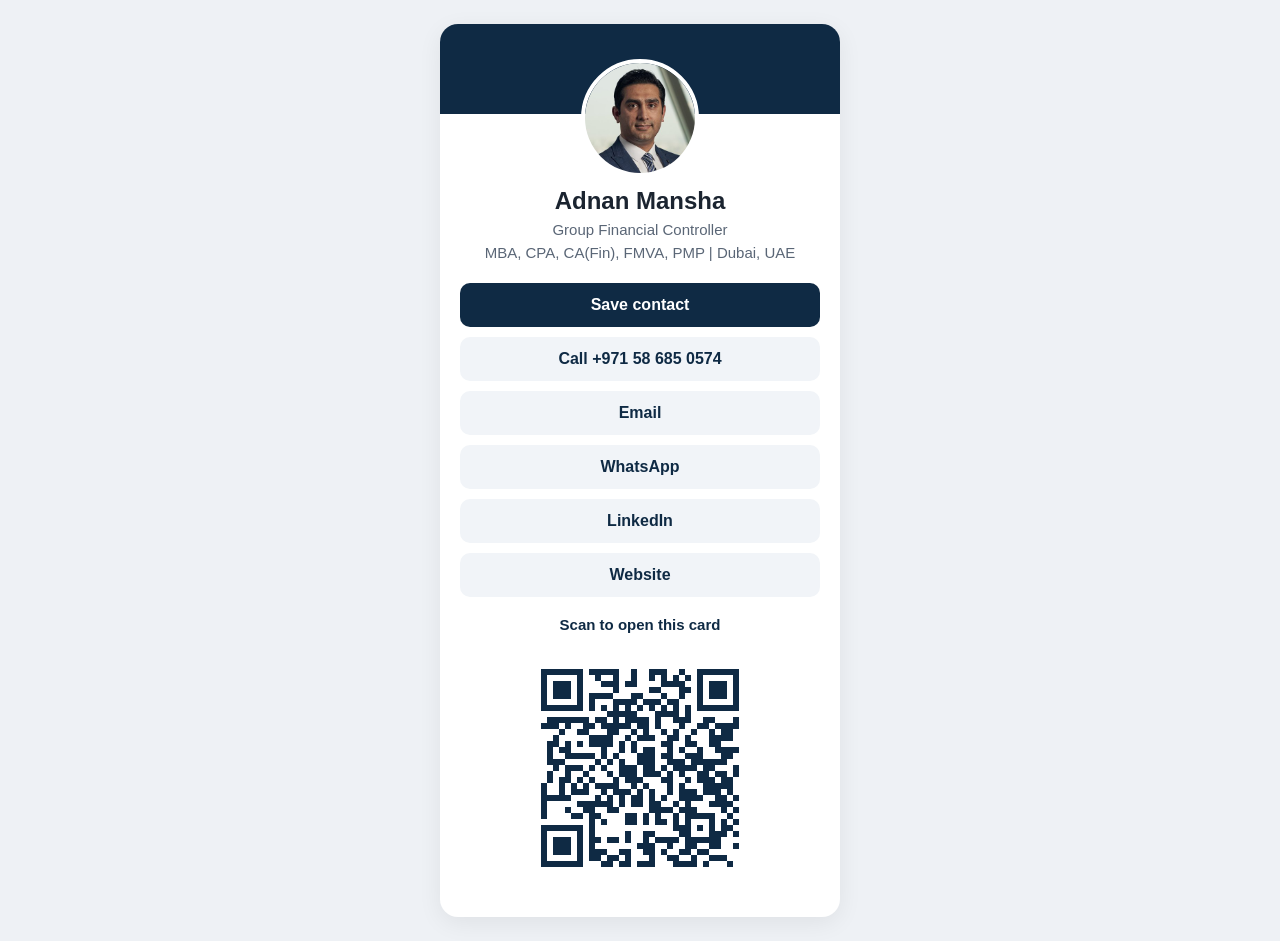
<file: index.html>
<!doctype html><html lang="en"><head><meta charset="utf-8"><meta name="viewport" content="width=device-width,initial-scale=1"><title>Adnan Mansha</title><meta name="robots" content="noindex">
<style>body{margin:0;font-family:-apple-system,Segoe UI,Roboto,sans-serif;background:#eef1f5;color:#1b2430;display:flex;justify-content:center;min-height:100vh}.c{background:#fff;max-width:400px;width:100%;margin:24px 16px;border-radius:18px;box-shadow:0 6px 24px #0001;overflow:hidden;text-align:center}.top{background:#0f2a44;height:90px}.m{display:block;width:110px;height:110px;border-radius:50%;object-fit:cover;margin:-55px auto 10px;border:4px solid #fff;background:#c9a24a}h1{margin:0;font-size:24px}p{margin:6px 20px 0;color:#5a6676;font-size:15px}.b{padding:22px 20px 26px;display:grid;gap:10px}a{display:block;padding:13px;border-radius:10px;text-decoration:none;font-weight:600;background:#f1f4f8;color:#0f2a44}a.p{background:#0f2a44;color:#fff}h2{margin:8px 0 0;font-size:15px;line-height:1.3;font-weight:600;color:#0f2a44}.qr{justify-self:center;width:min(246px,100%);max-width:100%;min-width:0;height:auto;background:#fff;image-rendering:pixelated}</style></head>
<body><div class="c"><div class="top"></div><img class="m" src="photo.jpg" alt="Adnan Mansha"><h1>Adnan Mansha</h1><p>Group Financial Controller</p><p>MBA, CPA, CA(Fin), FMVA, PMP | Dubai, UAE</p>
<div class="b"><a class="p" id="save-contact" href="adnan-mansha.vcf">Save contact</a><a href="tel:+971586850574">Call +971 58 685 0574</a><a href="mailto:adnan.mansha.1@gmail.com">Email</a><a href="https://wa.me/971586850574">WhatsApp</a><a href="https://www.linkedin.com/in/adnan-mansha-3011214a">LinkedIn</a><a href="https://adnanmansha1-create.github.io/portfolio/">Website</a><h2>Scan to open this card</h2><img class="qr" id="card-qr" src="qr.png" width="246" height="246" alt="QR code for https://adnanmansha1-create.github.io/"></div></div></body></html>
</file>
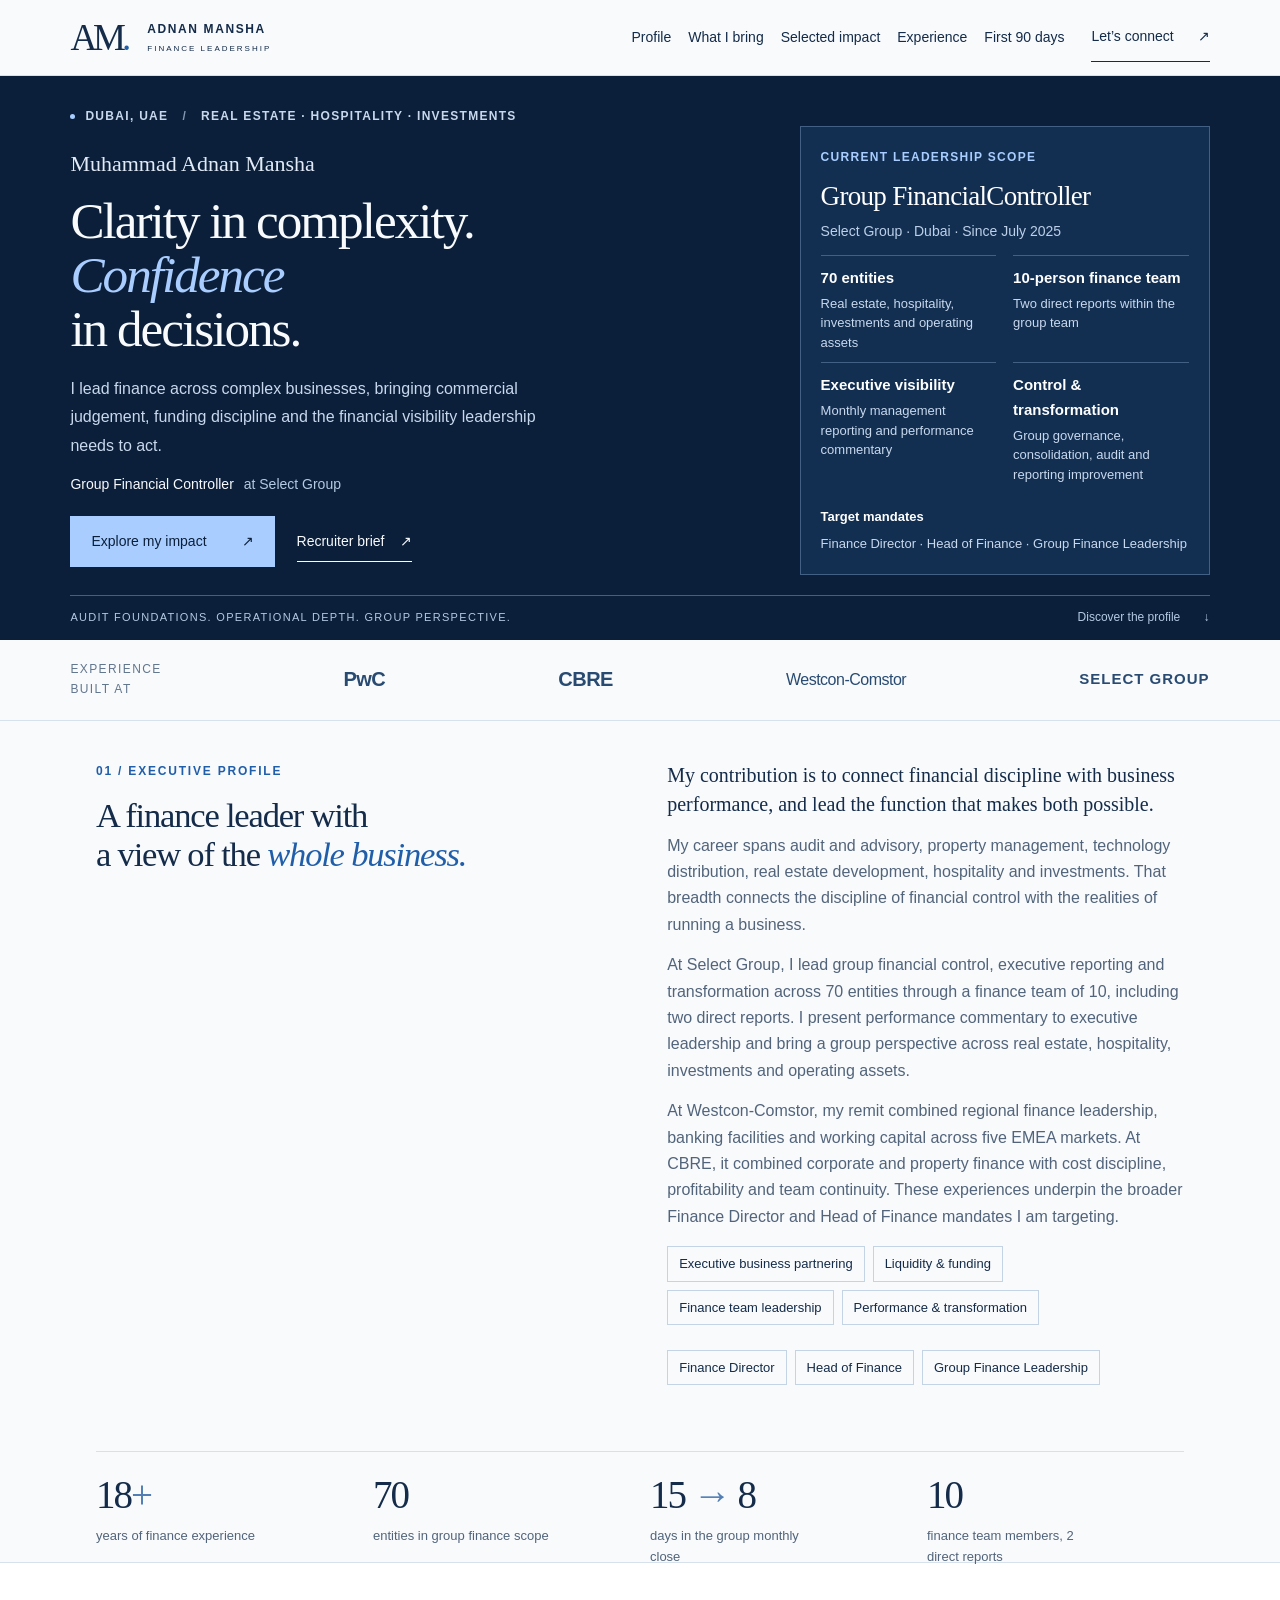
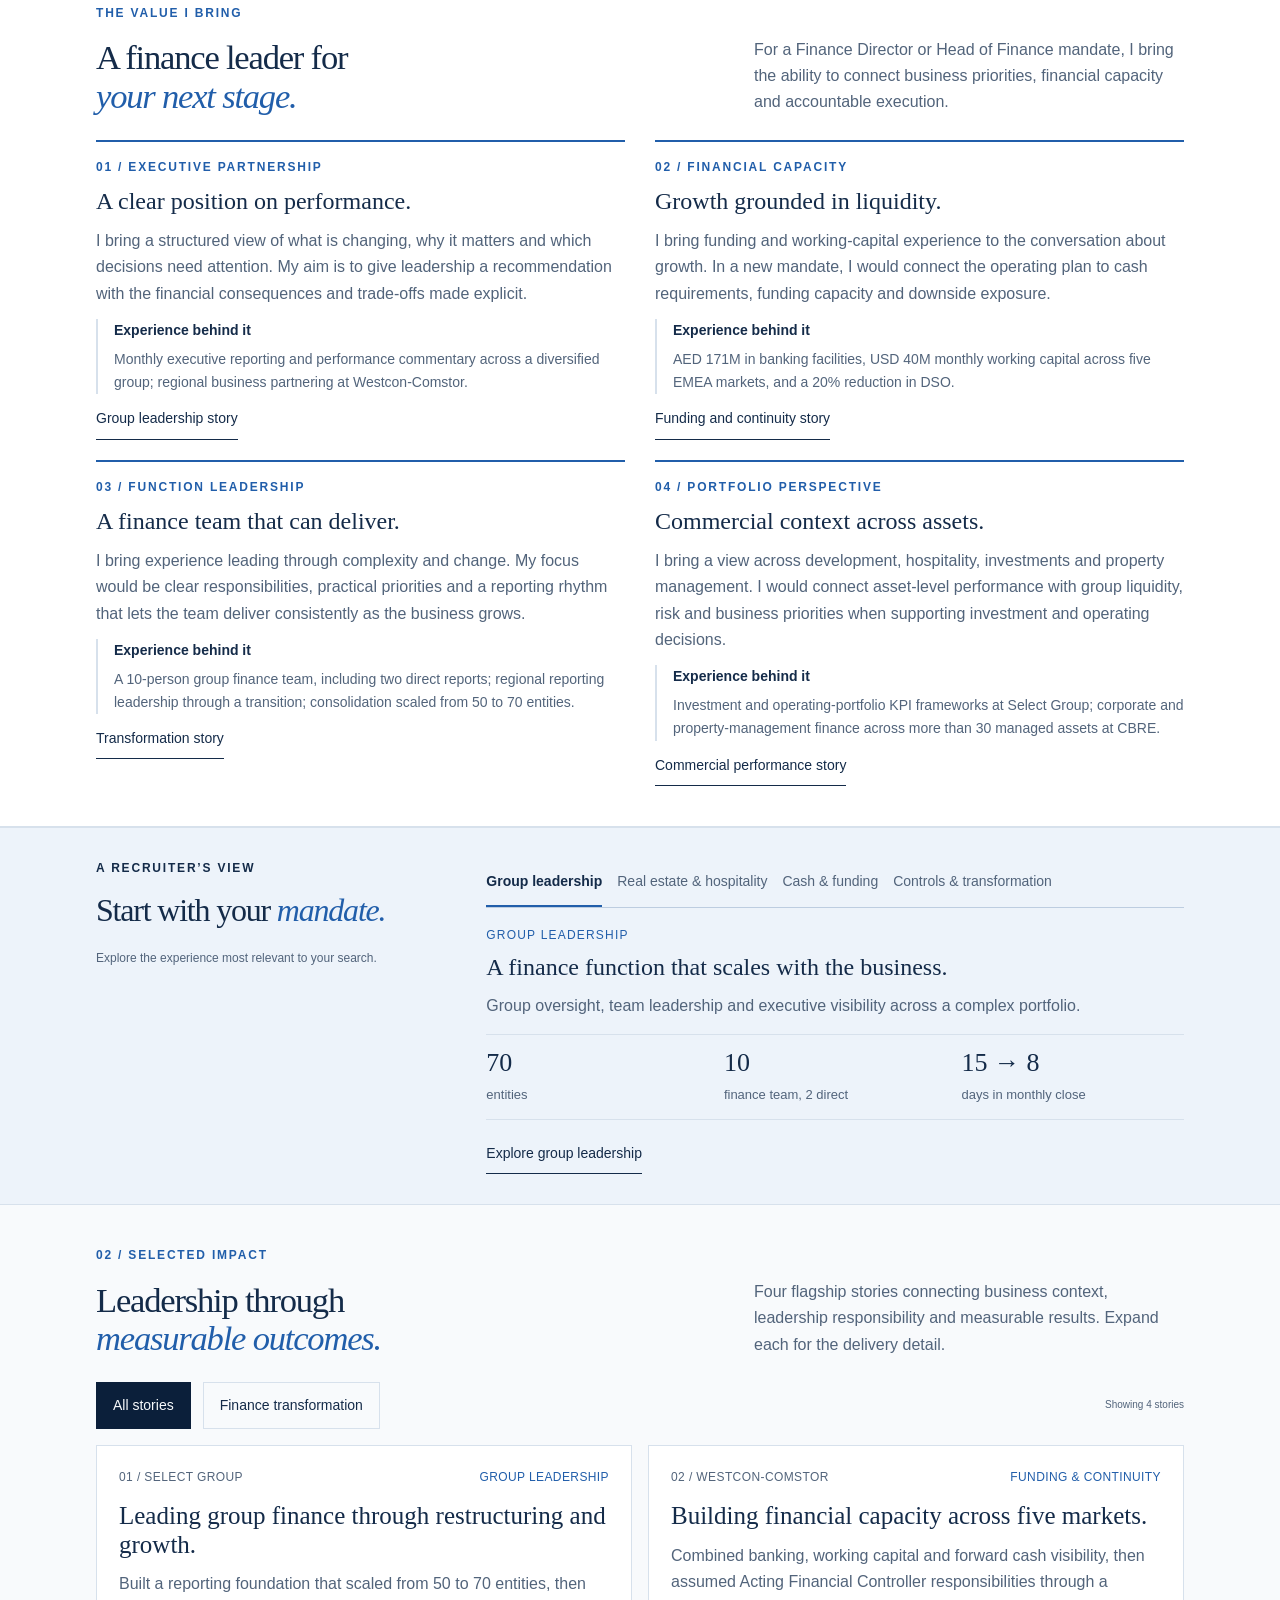
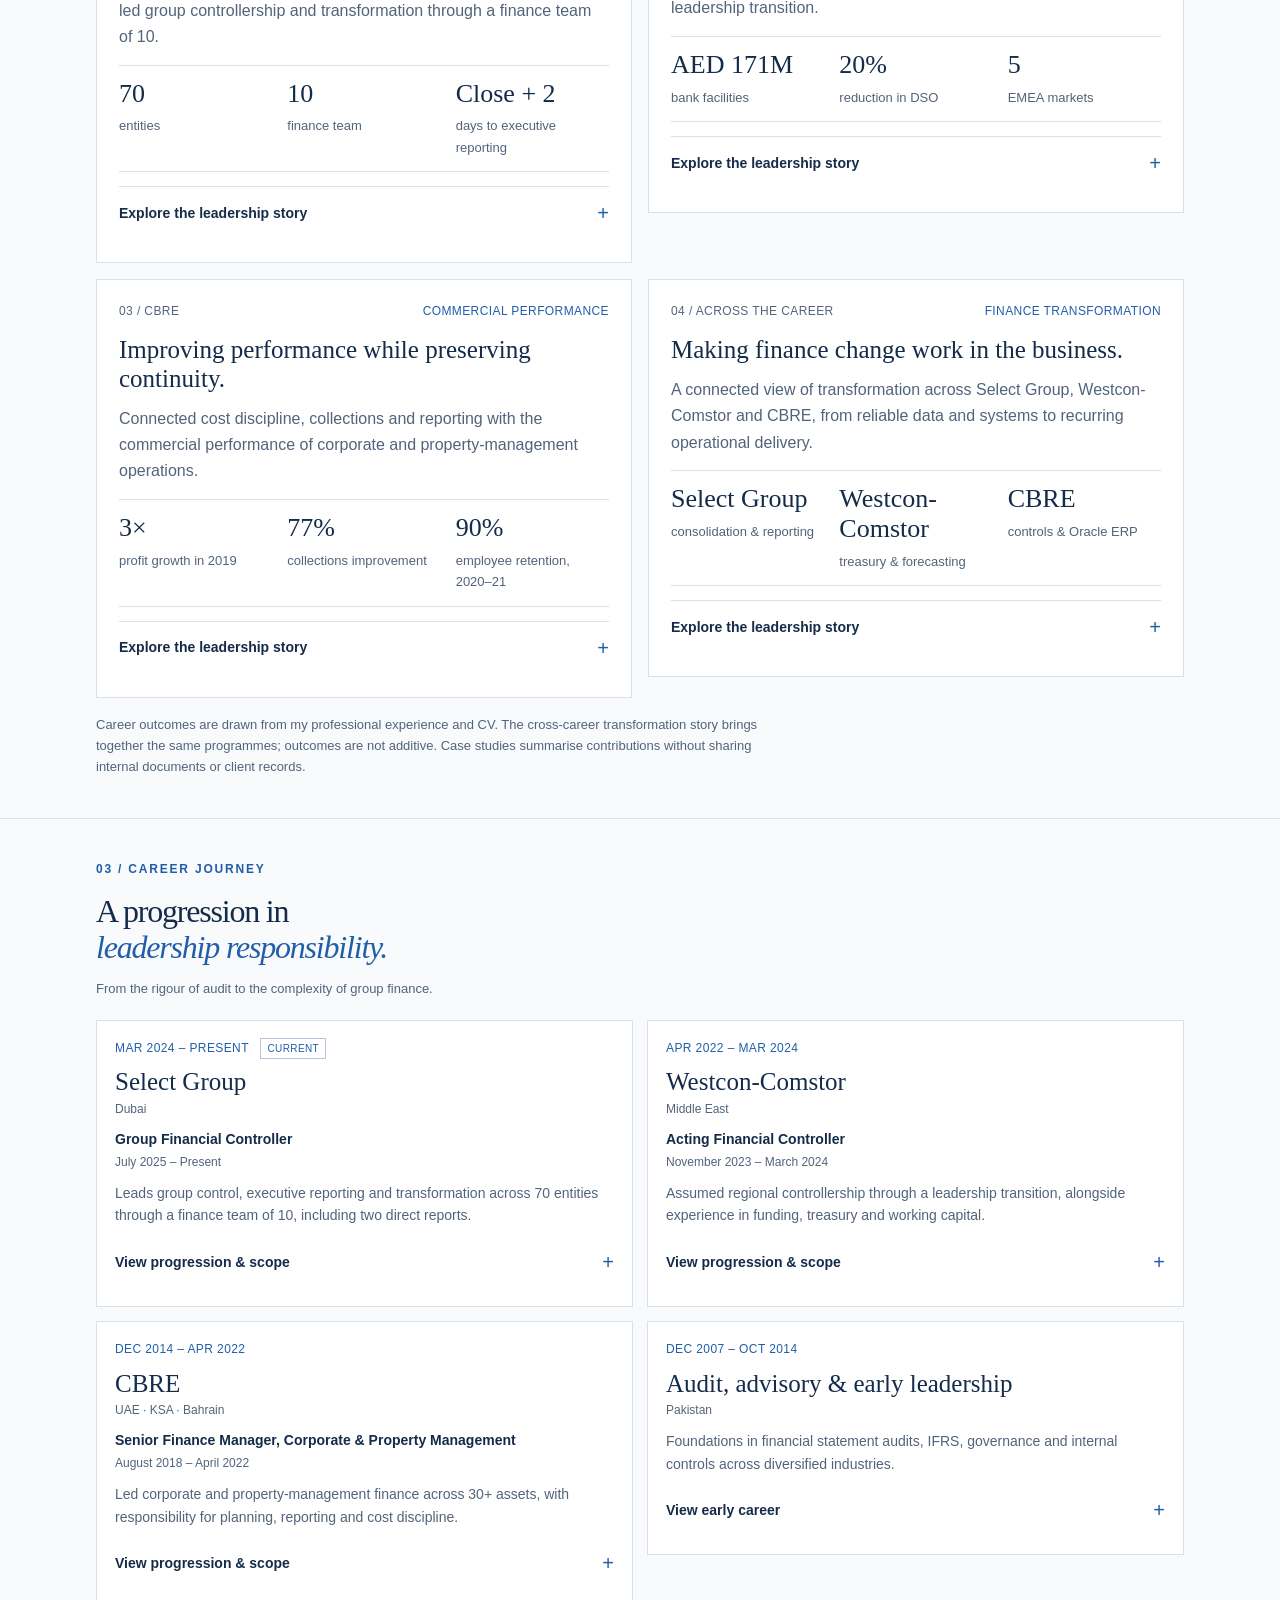
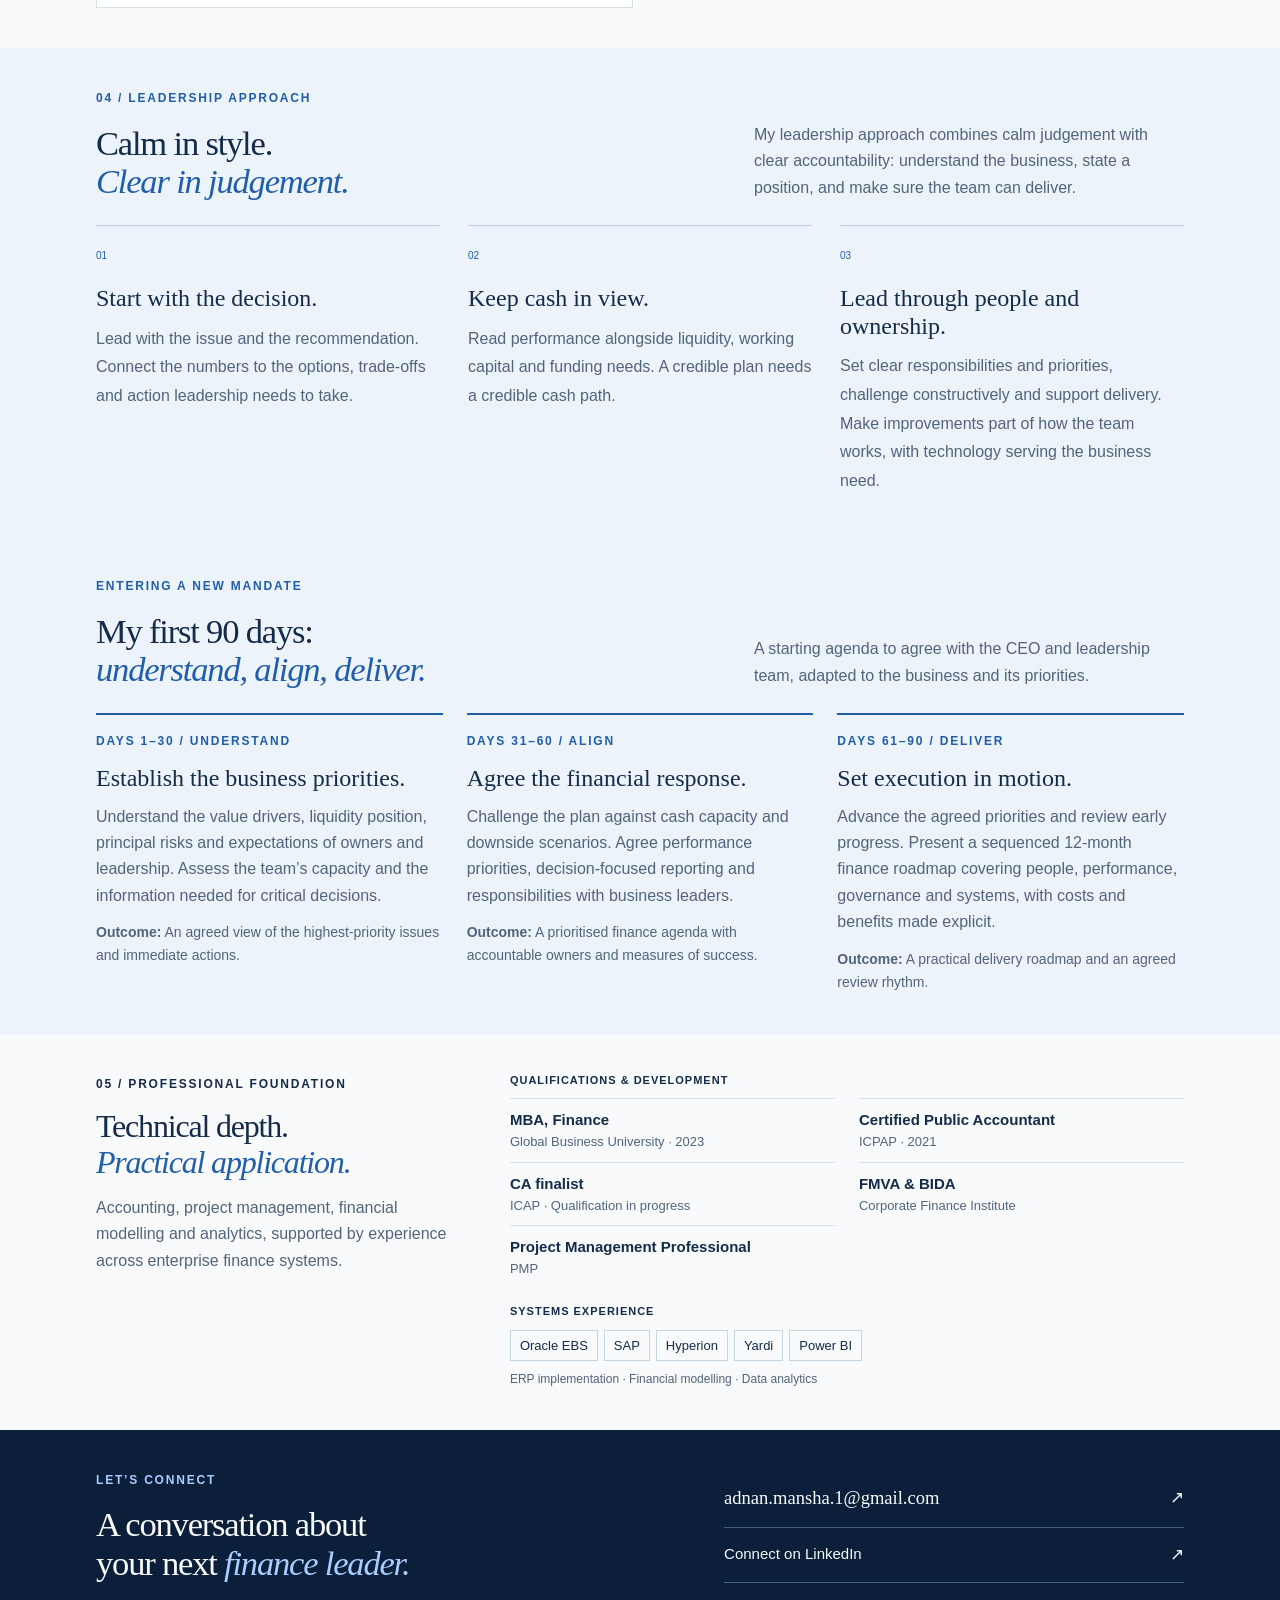
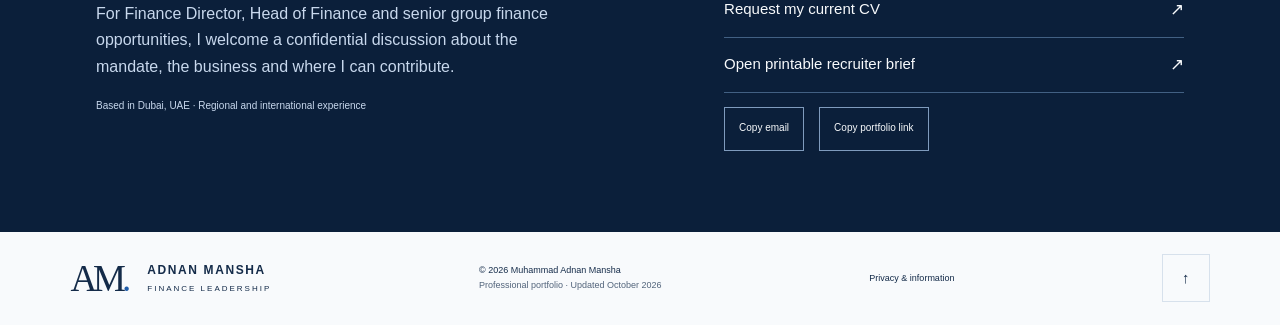
<file: portfolio/index.html>
<!doctype html>
<html lang="en"><head><meta charset="UTF-8"><meta name="viewport" content="width=device-width,initial-scale=1"><title>Adnan Mansha | Finance Leadership, Real Estate & Hospitality</title><meta name="description" content="Muhammad Adnan Mansha, Group Financial Controller. 18+ years across real estate, hospitality, investments and distribution. Explore finance leadership, transformation and treasury achievements."><meta name="theme-color" content="#0b1f3a"><link rel="canonical" href="https://adnanmansha1-create.github.io/portfolio/"><meta property="og:type" content="website"><meta property="og:title" content="Adnan Mansha | Finance Leadership"><meta property="og:description" content="Clarity in complexity. Confidence in decisions. An executive portfolio across real estate, hospitality and investments."><meta property="og:url" content="https://adnanmansha1-create.github.io/portfolio/"><meta property="og:image" content="https://adnanmansha1-create.github.io/portfolio/social.png"><link rel="icon" href="favicon.svg" type="image/svg+xml"><link rel="stylesheet" href="style.css"><script src="app.js" defer></script><script type="application/ld+json">{"@context":"https://schema.org","@type":"Person","name":"Muhammad Adnan Mansha","alternateName":"Adnan Mansha","jobTitle":"Group Financial Controller","url":"https://adnanmansha1-create.github.io/portfolio/","sameAs":["https://www.linkedin.com/in/adnan-mansha-3011214a"],"worksFor":{"@type":"Organization","name":"Select Group"},"knowsAbout":["Group financial control","Finance transformation","Real estate finance","Hospitality finance","Treasury","IFRS consolidation"]}</script></head>
<body><a class="skip" href="#main">Skip to content</a>
<header><a class="brand" href="#home" aria-label="Adnan Mansha home"><span class="monogram">AM<span>.</span></span><span class="brand-name">ADNAN MANSHA<small>FINANCE LEADERSHIP</small></span></a><button class="menu-toggle" aria-controls="navigation" aria-expanded="false">Menu <span>☰</span></button><nav id="navigation" aria-label="Main navigation"><a href="#profile">Profile</a><a href="#value">What I bring</a><a href="#impact">Selected impact</a><a href="#experience">Experience</a><a href="#first90">First 90 days</a><a class="nav-contact" href="#contact">Let’s connect <span>↗</span></a></nav></header>
<main id="main"><section class="hero" id="home"><div class="hero-inner"><div class="hero-copy"><div class="eyebrow"><span class="dot"></span> DUBAI, UAE <span class="divider">/</span> REAL ESTATE · HOSPITALITY · INVESTMENTS</div><p class="hero-name">Muhammad Adnan Mansha</p><h1>Clarity in complexity.<br><em>Confidence</em><br>in decisions.</h1><p class="hero-description">I lead finance across complex businesses, bringing commercial judgement, funding discipline and the financial visibility leadership needs to act.</p><p class="current-role">Group Financial Controller <span>at Select Group</span></p><div class="actions"><a class="button primary" href="#impact">Explore my impact <span>↗</span></a><a class="text-link" href="profile/" target="_blank">Recruiter brief <span>↗</span></a></div></div><aside class="leadership-snapshot" aria-label="Leadership snapshot"><p class="eyebrow">CURRENT LEADERSHIP SCOPE</p><h2>Group Financial<br>Controller</h2><p class="snapshot-company">Select Group · Dubai · Since July 2025</p><dl><div><dt>70 entities</dt><dd>Real estate, hospitality, investments and operating assets</dd></div><div><dt>10-person finance team</dt><dd>Two direct reports within the group team</dd></div><div><dt>Executive visibility</dt><dd>Monthly management reporting and performance commentary</dd></div><div><dt>Control & transformation</dt><dd>Group governance, consolidation, audit and reporting improvement</dd></div></dl><p class="snapshot-target"><strong>Target mandates</strong>Finance Director · Head of Finance · Group Finance Leadership</p></aside></div><div class="hero-bottom"><span>AUDIT FOUNDATIONS. OPERATIONAL DEPTH. GROUP PERSPECTIVE.</span><a href="#profile">Discover the profile <span>↓</span></a></div></section>
<section class="credentials-strip" aria-label="Career companies"><span>EXPERIENCE BUILT AT</span><strong>PwC</strong><strong>CBRE</strong><strong class="westcon">Westcon-Comstor</strong><strong>SELECT GROUP</strong></section>
<section id="profile" class="section profile"><div class="section-heading"><p class="eyebrow">01 / EXECUTIVE PROFILE</p><h2>A finance leader with<br>a view of the <em>whole business.</em></h2></div><div class="profile-body"><p class="lead">My contribution is to connect financial discipline with business performance, and lead the function that makes both possible.</p><p>My career spans audit and advisory, property management, technology distribution, real estate development, hospitality and investments. That breadth connects the discipline of financial control with the realities of running a business.</p><p>At Select Group, I lead group financial control, executive reporting and transformation across 70 entities through a finance team of 10, including two direct reports. I present performance commentary to executive leadership and bring a group perspective across real estate, hospitality, investments and operating assets.</p><p>At Westcon-Comstor, my remit combined regional finance leadership, banking facilities and working capital across five EMEA markets. At CBRE, it combined corporate and property finance with cost discipline, profitability and team continuity. These experiences underpin the broader Finance Director and Head of Finance mandates I am targeting.</p><div class="tags transformation-terms"><span>Executive business partnering</span><span>Liquidity & funding</span><span>Finance team leadership</span><span>Performance & transformation</span></div><br><div class="tags"><span>Finance Director</span><span>Head of Finance</span><span>Group Finance Leadership</span></div></div><div class="metrics"><div><strong>18<span>+</span></strong><p>years of finance experience</p></div><div><strong>70</strong><p>entities in group finance scope</p></div><div><strong>15 <span>→</span> 8</strong><p>days in the group monthly close</p></div><div><strong>10</strong><p>finance team members, 2 direct reports</p></div></div></section>
<section class="section value-section" id="value"><div class="section-heading wide"><div><p class="eyebrow">THE VALUE I BRING</p><h2>A finance leader for<br><em>your next stage.</em></h2></div><p>For a Finance Director or Head of Finance mandate, I bring the ability to connect business priorities, financial capacity and accountable execution.</p></div><div class="value-grid"><article><p class="eyebrow">01 / EXECUTIVE PARTNERSHIP</p><h3>A clear position on performance.</h3><p>I bring a structured view of what is changing, why it matters and which decisions need attention. My aim is to give leadership a recommendation with the financial consequences and trade-offs made explicit.</p><p class="evidence"><strong>Experience behind it</strong>Monthly executive reporting and performance commentary across a diversified group; regional business partnering at Westcon-Comstor.</p><a class="text-link" href="#case-close">Group leadership story</a></article><article><p class="eyebrow">02 / FINANCIAL CAPACITY</p><h3>Growth grounded in liquidity.</h3><p>I bring funding and working-capital experience to the conversation about growth. In a new mandate, I would connect the operating plan to cash requirements, funding capacity and downside exposure.</p><p class="evidence"><strong>Experience behind it</strong>AED 171M in banking facilities, USD 40M monthly working capital across five EMEA markets, and a 20% reduction in DSO.</p><a class="text-link" href="#case-treasury">Funding and continuity story</a></article><article><p class="eyebrow">03 / FUNCTION LEADERSHIP</p><h3>A finance team that can deliver.</h3><p>I bring experience leading through complexity and change. My focus would be clear responsibilities, practical priorities and a reporting rhythm that lets the team deliver consistently as the business grows.</p><p class="evidence"><strong>Experience behind it</strong>A 10-person group finance team, including two direct reports; regional reporting leadership through a transition; consolidation scaled from 50 to 70 entities.</p><a class="text-link" href="#case-transformation">Transformation story</a></article><article><p class="eyebrow">04 / PORTFOLIO PERSPECTIVE</p><h3>Commercial context across assets.</h3><p>I bring a view across development, hospitality, investments and property management. I would connect asset-level performance with group liquidity, risk and business priorities when supporting investment and operating decisions.</p><p class="evidence"><strong>Experience behind it</strong>Investment and operating-portfolio KPI frameworks at Select Group; corporate and property-management finance across more than 30 managed assets at CBRE.</p><a class="text-link" href="#case-cbre">Commercial performance story</a></article></div></section>
<section class="focus-section section" aria-labelledby="focus-heading"><div><p class="eyebrow">A RECRUITER’S VIEW</p><h2 id="focus-heading">Start with your <em>mandate.</em></h2><p>Explore the experience most relevant to your search.</p></div><div class="focus-content"><div class="segmented" role="group" aria-label="Choose a recruitment focus"><button data-focus="group" aria-pressed="true">Group leadership</button><button data-focus="assets" aria-pressed="false">Real estate & hospitality</button><button data-focus="cash" aria-pressed="false">Cash & funding</button><button data-focus="change" aria-pressed="false">Controls & transformation</button></div><div id="focus-result" aria-live="polite"></div></div></section>
<section class="section impact" id="impact"><div class="section-heading wide"><div><p class="eyebrow">02 / SELECTED IMPACT</p><h2>Leadership through<br><em>measurable outcomes.</em></h2></div><p>Four flagship stories connecting business context, leadership responsibility and measurable results. Expand each for the delivery detail.</p></div><div class="story-filter" role="group" aria-label="Filter project stories"><button data-stories="all" aria-pressed="true">All stories</button><button data-stories="transformation" aria-pressed="false">Finance transformation</button><p id="story-count" role="status">Showing 4 stories</p></div><div class="case-grid"><article class="case flagship" id="case-close" data-transformation="true"><div class="case-top"><span>01 / SELECT GROUP</span><span>GROUP LEADERSHIP</span></div><h3>Leading group finance through restructuring and growth.</h3><p>Built a reporting foundation that scaled from 50 to 70 entities, then led group controllership and transformation through a finance team of 10.</p><div class="proof-points"><div><strong>70</strong><span>entities</span></div><div><strong>10</strong><span>finance team</span></div><div><strong>Close + 2</strong><span>days to executive reporting</span></div></div><details><summary>Explore the leadership story <span>+</span></summary><div class="story"><h4>The leadership responsibility</h4><p>Following restructuring, the group needed a reliable multi-currency financial position across development, hospitality, investments and operating assets. I joined as Group Senior Finance Manager and progressed to Group Financial Controller within 17 months.</p><h4>What I led</h4><ul><li>Built the initial 50-entity consolidation framework and established intercompany and related-party reporting disciplines, subsequently scaled to 70 entities.</li><li>Led trial-balance cleanup, standardisation and reporting automation, connecting financial control with executive reporting.</li><li>Lead group financial controllership through a team of 10, including two direct reports, and present monthly performance commentary to executive leadership.</li><li>Developed management packs and portfolio KPI frameworks, alongside statutory audit management and oversight of escrow reconciliations exceeding AED 2B.</li></ul><h4>The outcome</h4><p>The monthly close reduced from 15 to 8 days, with executive reporting within two days of close. Leadership gained an earlier group view supported by consistent reporting and reconciliation disciplines.</p><div class="implication"><strong>What this demonstrates</strong>The ability to build a finance foundation, extend it as a group grows, and lead the recurring delivery on which executive decisions depend.</div></div></details></article><article class="case flagship" id="case-treasury"><div class="case-top"><span>02 / WESTCON-COMSTOR</span><span>FUNDING & CONTINUITY</span></div><h3>Building financial capacity across five markets.</h3><p>Combined banking, working capital and forward cash visibility, then assumed Acting Financial Controller responsibilities through a leadership transition.</p><div class="proof-points"><div><strong>AED 171M</strong><span>bank facilities</span></div><div><strong>20%</strong><span>reduction in DSO</span></div><div><strong>5</strong><span>EMEA markets</span></div></div><details><summary>Explore the leadership story <span>+</span></summary><div class="story"><h4>The leadership responsibility</h4><p>A regional distribution business required funding capacity and cash visibility across five EMEA markets. My commercial finance remit included USD 40M in monthly working capital, before expanding into Acting Financial Controller responsibilities from November 2023 to March 2024.</p><h4>What I led</h4><ul><li>Secured AED 115M in facilities with Emirates NBD and AED 56M with Mashreq.</li><li>Managed working capital and implemented treasury strategies covering forecasting and FX risk.</li><li>Built a next-quarter cash-flow forecast model and partnered with regional leadership on financial visibility and operational performance.</li><li>Led Middle East reporting, compliance and month-end close through the finance leadership transition.</li></ul><h4>The outcome</h4><p>DSO reduced by 20%, the cash conversion cycle improved by 15%, and the forecast model achieved 95% accuracy. The broader regional controllership remit was maintained through the transition.</p><div class="implication"><strong>What this demonstrates</strong>Experience connecting operating requirements to funding and cash, alongside the ability to step into a wider leadership remit.</div></div></details></article><article class="case flagship" id="case-cbre"><div class="case-top"><span>03 / CBRE</span><span>COMMERCIAL PERFORMANCE</span></div><h3>Improving performance while preserving continuity.</h3><p>Connected cost discipline, collections and reporting with the commercial performance of corporate and property-management operations.</p><div class="proof-points"><div><strong>3×</strong><span>profit growth in 2019</span></div><div><strong>77%</strong><span>collections improvement</span></div><div><strong>90%</strong><span>employee retention, 2020–21</span></div></div><details><summary>Explore the leadership story <span>+</span></summary><div class="story"><h4>The leadership responsibility</h4><p>I progressed from Senior Property Accountant to Senior Finance Manager across CBRE’s regional operations. My remit included corporate and property-management finance, with budgeting, rolling forecasts and executive reporting across more than 30 managed assets.</p><h4>What I led</h4><ul><li>Implemented cost controls and strengthened collections and financial control disciplines.</li><li>Managed budgeting, forecasting and reporting to support business performance and international group requirements.</li><li>Served as assistant project manager for Oracle EBS R12, then directed post-implementation operations across finance modules.</li><li>Implemented controls that reduced accounting errors by 99%; internal audit identified and corrected USD 120K in misstatements.</li></ul><h4>The outcome</h4><p>Cost controls contributed to 3× profit growth in 2019. The business delivered a positive bottom line with 90% employee retention through 2020–21. Collections improved by 77%, and the Bahrain entity close reduced to two working days.</p><div class="implication"><strong>What this demonstrates</strong>A commercial finance perspective that considers profitability, cash and organisational continuity together.</div></div></details></article><article class="case flagship" id="case-transformation" data-transformation="true"><div class="case-top"><span>04 / ACROSS THE CAREER</span><span>FINANCE TRANSFORMATION</span></div><h3>Making finance change work in the business.</h3><p>A connected view of transformation across Select Group, Westcon-Comstor and CBRE, from reliable data and systems to recurring operational delivery.</p><div class="proof-points"><div><strong>Select Group</strong><span>consolidation & reporting</span></div><div><strong>Westcon-Comstor</strong><span>treasury & forecasting</span></div><div><strong>CBRE</strong><span>controls & Oracle ERP</span></div></div><details><summary>Explore the leadership story <span>+</span></summary><div class="story"><h4>The leadership perspective</h4><p>My transformation experience spans financial control, planning, reporting and systems. The recurring challenge has been to make better information and processes useful in the day-to-day operation of finance.</p><h4>How the experience connects</h4><ul><li><strong>Financial foundations:</strong> group-wide trial-balance standardisation and intercompany reconciliation at Select Group; control improvements at CBRE.</li><li><strong>Technology and process:</strong> automated eliminations and reconciliations at Select Group; Oracle EBS R12 assistant project management and subsequent finance operations at CBRE.</li><li><strong>Decision support:</strong> executive packs and portfolio KPI frameworks at Select Group; cash-flow forecasting at Westcon-Comstor.</li><li><strong>Ongoing delivery:</strong> group finance team leadership at Select Group and regional controllership through a management transition at Westcon-Comstor.</li></ul><h4>My approach in a new mandate</h4><p>I would agree the business outcomes first, identify the data and process weaknesses that obstruct them, and prioritise changes with clear owners and measurable benefits. Systems should support the operating model and the decisions leadership needs to make.</p><div class="implication"><strong>Evidence boundary</strong>This is a synthesis of the programmes described above. Their results are not additional or separate transformation gains.</div></div></details></article></div><p class="case-note">Career outcomes are drawn from my professional experience and CV. The cross-career transformation story brings together the same programmes; outcomes are not additive. Case studies summarise contributions without sharing internal documents or client records.</p></section>
<section class="experience section" id="experience"><div class="section-heading"><p class="eyebrow">03 / CAREER JOURNEY</p><h2>A progression in<br><em>leadership responsibility.</em></h2><p>From the rigour of audit to the complexity of group finance.</p></div><div class="timeline"><article><div class="timeline-date">MAR 2024 – PRESENT <span class="current-tag">CURRENT</span></div><h3>Select Group <small>Dubai</small></h3><h4>Group Financial Controller</h4><p class="role-dates">July 2025 – Present</p><p>Leads group control, executive reporting and transformation across 70 entities through a finance team of 10, including two direct reports.</p><details><summary>View progression & scope <span>+</span></summary><p><strong>Group Senior Finance Manager · March 2024 – July 2025</strong><br>Built the initial 50-entity consolidation framework after restructuring. Led trial-balance cleanup and established reconciliation disciplines. Promoted to Group Financial Controller within 17 months of joining.</p><p>Current responsibilities also include oversight of escrow reconciliations exceeding AED 2B across development projects.</p></details></article><article><div class="timeline-date">APR 2022 – MAR 2024</div><h3>Westcon-Comstor <small>Middle East</small></h3><h4>Acting Financial Controller</h4><p class="role-dates">November 2023 – March 2024</p><p>Assumed regional controllership through a leadership transition, alongside experience in funding, treasury and working capital.</p><details><summary>View progression & scope <span>+</span></summary><p><strong>Commercial Finance Manager · April 2022 – October 2023</strong><br>Managed USD 40M monthly working capital across five EMEA markets. Partnered with regional leadership on financial visibility and operational performance. Recognised as Employee of the Quarter within the first six months.</p></details></article><article><div class="timeline-date">DEC 2014 – APR 2022</div><h3>CBRE <small>UAE · KSA · Bahrain</small></h3><h4>Senior Finance Manager, Corporate & Property Management</h4><p class="role-dates">August 2018 – April 2022</p><p>Led corporate and property-management finance across 30+ assets, with responsibility for planning, reporting and cost discipline.</p><details><summary>View progression & scope <span>+</span></summary><p><strong>Finance Manager, Corporate Finance · July 2016 – July 2018</strong><br><strong>Senior Property Accountant · December 2014 – June 2016</strong></p><p>Cost controls contributed to 3× profit growth in 2019. Delivered a positive bottom line with 90% employee retention through 2020–21. Control improvements reduced accounting errors by 99%; internal audit corrected USD 120K in misstatements.</p></details></article><article><div class="timeline-date">DEC 2007 – OCT 2014</div><h3>Audit, advisory & early leadership <small>Pakistan</small></h3><p>Foundations in financial statement audits, IFRS, governance and internal controls across diversified industries.</p><details><summary>View early career <span>+</span></summary><p><strong>Medical Devices (Pvt) Ltd</strong><br>Manager Accounts & Administration · December 2012 – October 2014</p><p><strong>PKF F.R.A.N.T.S & Co</strong><br>Audit & Business Advisory Manager · June 2011 – December 2012</p><p><strong>A.F. Ferguson & Co, PwC Pakistan</strong><br>Senior Auditor · December 2007 – June 2011</p><p>100+ audit and advisory engagements, including SOX and COSO reviews, with teams of up to 35.</p></details></article></div></section>
<section class="approach section" id="approach"><div class="section-heading wide"><div><p class="eyebrow">04 / LEADERSHIP APPROACH</p><h2>Calm in style.<br><em>Clear in judgement.</em></h2></div><p>My leadership approach combines calm judgement with clear accountability: understand the business, state a position, and make sure the team can deliver.</p></div><div class="principles"><article><span>01</span><h3>Start with the decision.</h3><p>Lead with the issue and the recommendation. Connect the numbers to the options, trade-offs and action leadership needs to take.</p></article><article><span>02</span><h3>Keep cash in view.</h3><p>Read performance alongside liquidity, working capital and funding needs. A credible plan needs a credible cash path.</p></article><article><span>03</span><h3>Lead through people and ownership.</h3><p>Set clear responsibilities and priorities, challenge constructively and support delivery. Make improvements part of how the team works, with technology serving the business need.</p></article></div></section>
<section class="section first90" id="first90"><div class="section-heading wide"><div><p class="eyebrow">ENTERING A NEW MANDATE</p><h2>My first 90 days:<br><em>understand, align, deliver.</em></h2></div><p>A starting agenda to agree with the CEO and leadership team, adapted to the business and its priorities.</p></div><div class="agenda-grid"><article><p class="eyebrow">DAYS 1–30 / UNDERSTAND</p><h3>Establish the business priorities.</h3><p>Understand the value drivers, liquidity position, principal risks and expectations of owners and leadership. Assess the team’s capacity and the information needed for critical decisions.</p><p class="agenda-output"><strong>Outcome:</strong> An agreed view of the highest-priority issues and immediate actions.</p></article><article><p class="eyebrow">DAYS 31–60 / ALIGN</p><h3>Agree the financial response.</h3><p>Challenge the plan against cash capacity and downside scenarios. Agree performance priorities, decision-focused reporting and responsibilities with business leaders.</p><p class="agenda-output"><strong>Outcome:</strong> A prioritised finance agenda with accountable owners and measures of success.</p></article><article><p class="eyebrow">DAYS 61–90 / DELIVER</p><h3>Set execution in motion.</h3><p>Advance the agreed priorities and review early progress. Present a sequenced 12-month finance roadmap covering people, performance, governance and systems, with costs and benefits made explicit.</p><p class="agenda-output"><strong>Outcome:</strong> A practical delivery roadmap and an agreed review rhythm.</p></article></div></section>
<section class="section qualifications" id="credentials"><div><p class="eyebrow">05 / PROFESSIONAL FOUNDATION</p><h2>Technical depth.<br><em>Practical application.</em></h2><p>Accounting, project management, financial modelling and analytics, supported by experience across enterprise finance systems.</p></div><div><h3>Qualifications & development</h3><dl><div><dt>MBA, Finance</dt><dd>Global Business University · 2023</dd></div><div><dt>Certified Public Accountant</dt><dd>ICPAP · 2021</dd></div><div><dt>CA finalist</dt><dd>ICAP · Qualification in progress</dd></div><div><dt>FMVA & BIDA</dt><dd>Corporate Finance Institute</dd></div><div><dt>Project Management Professional</dt><dd>PMP</dd></div></dl><h3 class="systems-heading">Systems experience</h3><div class="tags"><span>Oracle EBS</span><span>SAP</span><span>Hyperion</span><span>Yardi</span><span>Power BI</span></div><p class="small">ERP implementation · Financial modelling · Data analytics</p></div></section>
<section class="contact section" id="contact"><div><p class="eyebrow">LET’S CONNECT</p><h2>A conversation about<br>your next <em>finance leader.</em></h2><p>For Finance Director, Head of Finance and senior group finance opportunities, I welcome a confidential discussion about the mandate, the business and where I can contribute.</p><p class="location">Based in Dubai, UAE · Regional and international experience</p></div><div class="contact-links"><a class="email-link" href="mailto:adnan.mansha.1@gmail.com?subject=Finance%20leadership%20opportunity">adnan.mansha.1@gmail.com <span>↗</span></a><a href="https://www.linkedin.com/in/adnan-mansha-3011214a" target="_blank" rel="noopener noreferrer">Connect on LinkedIn <span>↗</span></a><a href="mailto:adnan.mansha.1@gmail.com?subject=Request%20for%20current%20CV">Request my current CV <span>↗</span></a><a href="profile/" target="_blank">Open printable recruiter brief <span>↗</span></a><div class="utility-actions"><button id="copy-email">Copy email</button><button id="share">Copy portfolio link</button></div><p id="action-status" role="status"></p></div></section>
</main><footer><a class="brand" href="#home"><span class="monogram">AM<span>.</span></span><span class="brand-name">ADNAN MANSHA<small>FINANCE LEADERSHIP</small></span></a><p>© 2026 Muhammad Adnan Mansha<br><span>Professional portfolio · Updated October 2026</span></p><details class="privacy"><summary>Privacy & information</summary><p>This portfolio uses no analytics or tracking cookies. Contact links open your email app or LinkedIn. No enquiry details are collected on this website. Hosting providers may process standard access logs. This is a personal professional portfolio; company names describe employment history and do not imply endorsement.</p></details><a href="#home" class="back-top" aria-label="Back to top">↑</a></footer></body></html>
</file>
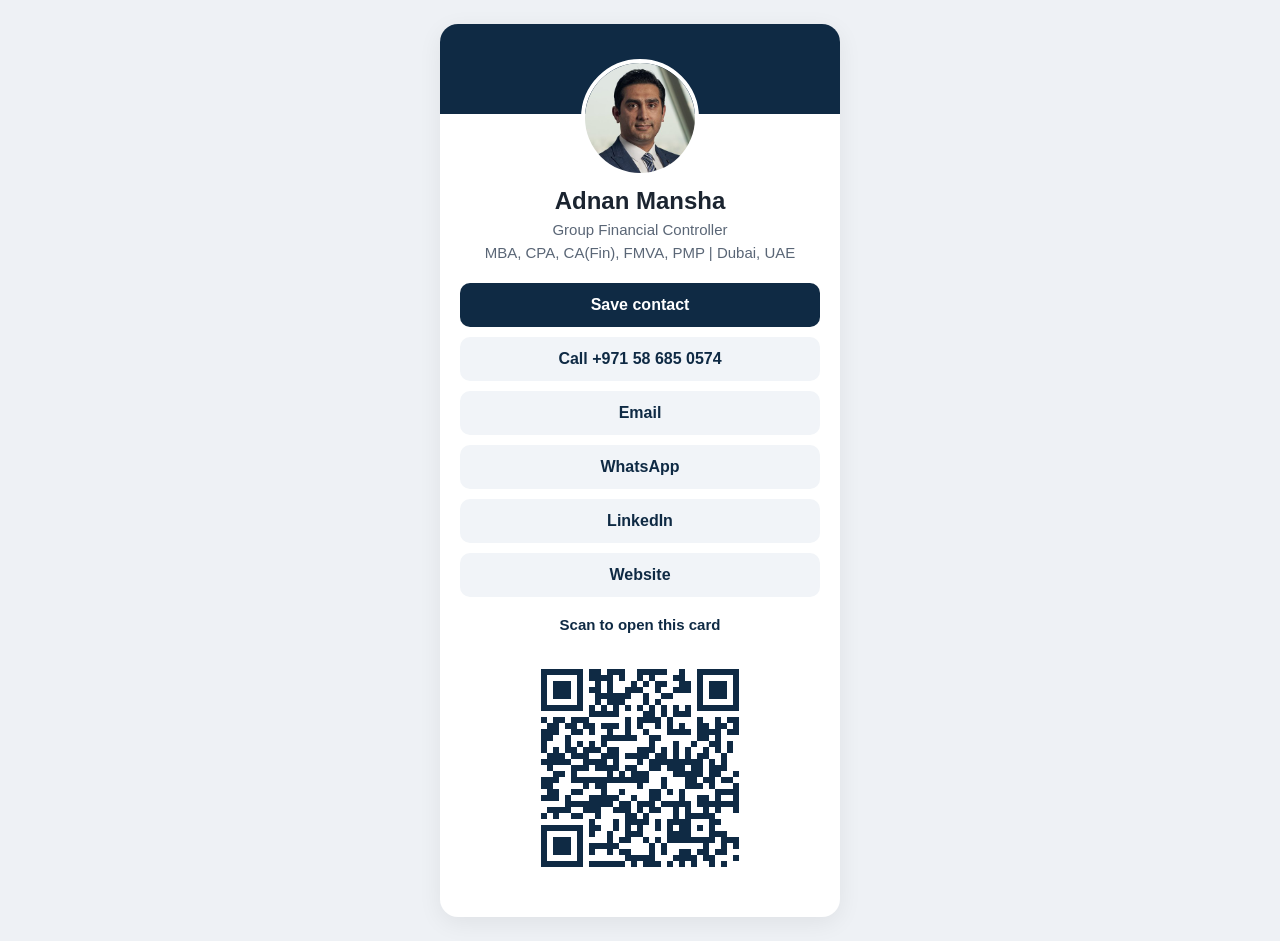
<file: select-group/index.html>
<!doctype html><html lang="en"><head><meta charset="utf-8"><meta name="viewport" content="width=device-width,initial-scale=1"><title>Adnan Mansha</title><meta name="robots" content="noindex">
<style>body{margin:0;font-family:-apple-system,Segoe UI,Roboto,sans-serif;background:#eef1f5;color:#1b2430;display:flex;justify-content:center;min-height:100vh}.c{background:#fff;max-width:400px;width:100%;margin:24px 16px;border-radius:18px;box-shadow:0 6px 24px #0001;overflow:hidden;text-align:center}.top{background:#0f2a44;height:90px}.m{display:block;width:110px;height:110px;border-radius:50%;object-fit:cover;margin:-55px auto 10px;border:4px solid #fff;background:#c9a24a}h1{margin:0;font-size:24px}p{margin:6px 20px 0;color:#5a6676;font-size:15px}.b{padding:22px 20px 26px;display:grid;gap:10px}a{display:block;padding:13px;border-radius:10px;text-decoration:none;font-weight:600;background:#f1f4f8;color:#0f2a44}a.p{background:#0f2a44;color:#fff}h2{margin:8px 0 0;font-size:15px;line-height:1.3;font-weight:600;color:#0f2a44}.qr{justify-self:center;width:min(246px,100%);max-width:100%;min-width:0;height:auto;background:#fff;image-rendering:pixelated}</style></head>
<body><div class="c"><div class="top"></div><img class="m" src="photo.jpg" alt="Adnan Mansha"><h1>Adnan Mansha</h1><p>Group Financial Controller</p><p>MBA, CPA, CA(Fin), FMVA, PMP | Dubai, UAE</p>
<div class="b"><a class="p" id="save-contact" href="adnan-mansha.vcf">Save contact</a><a href="tel:+971586850574">Call +971 58 685 0574</a><a href="mailto:adnan.mansha.1@gmail.com">Email</a><a href="https://wa.me/971586850574">WhatsApp</a><a href="https://www.linkedin.com/in/adnan-mansha-3011214a">LinkedIn</a><a href="https://www.select-group.ae/">Website</a><h2>Scan to open this card</h2><img class="qr" id="card-qr" src="qr.png" width="246" height="246" alt="QR code for https://adnanmansha1-create.github.io/select-group/"></div></div></body></html>
</file>
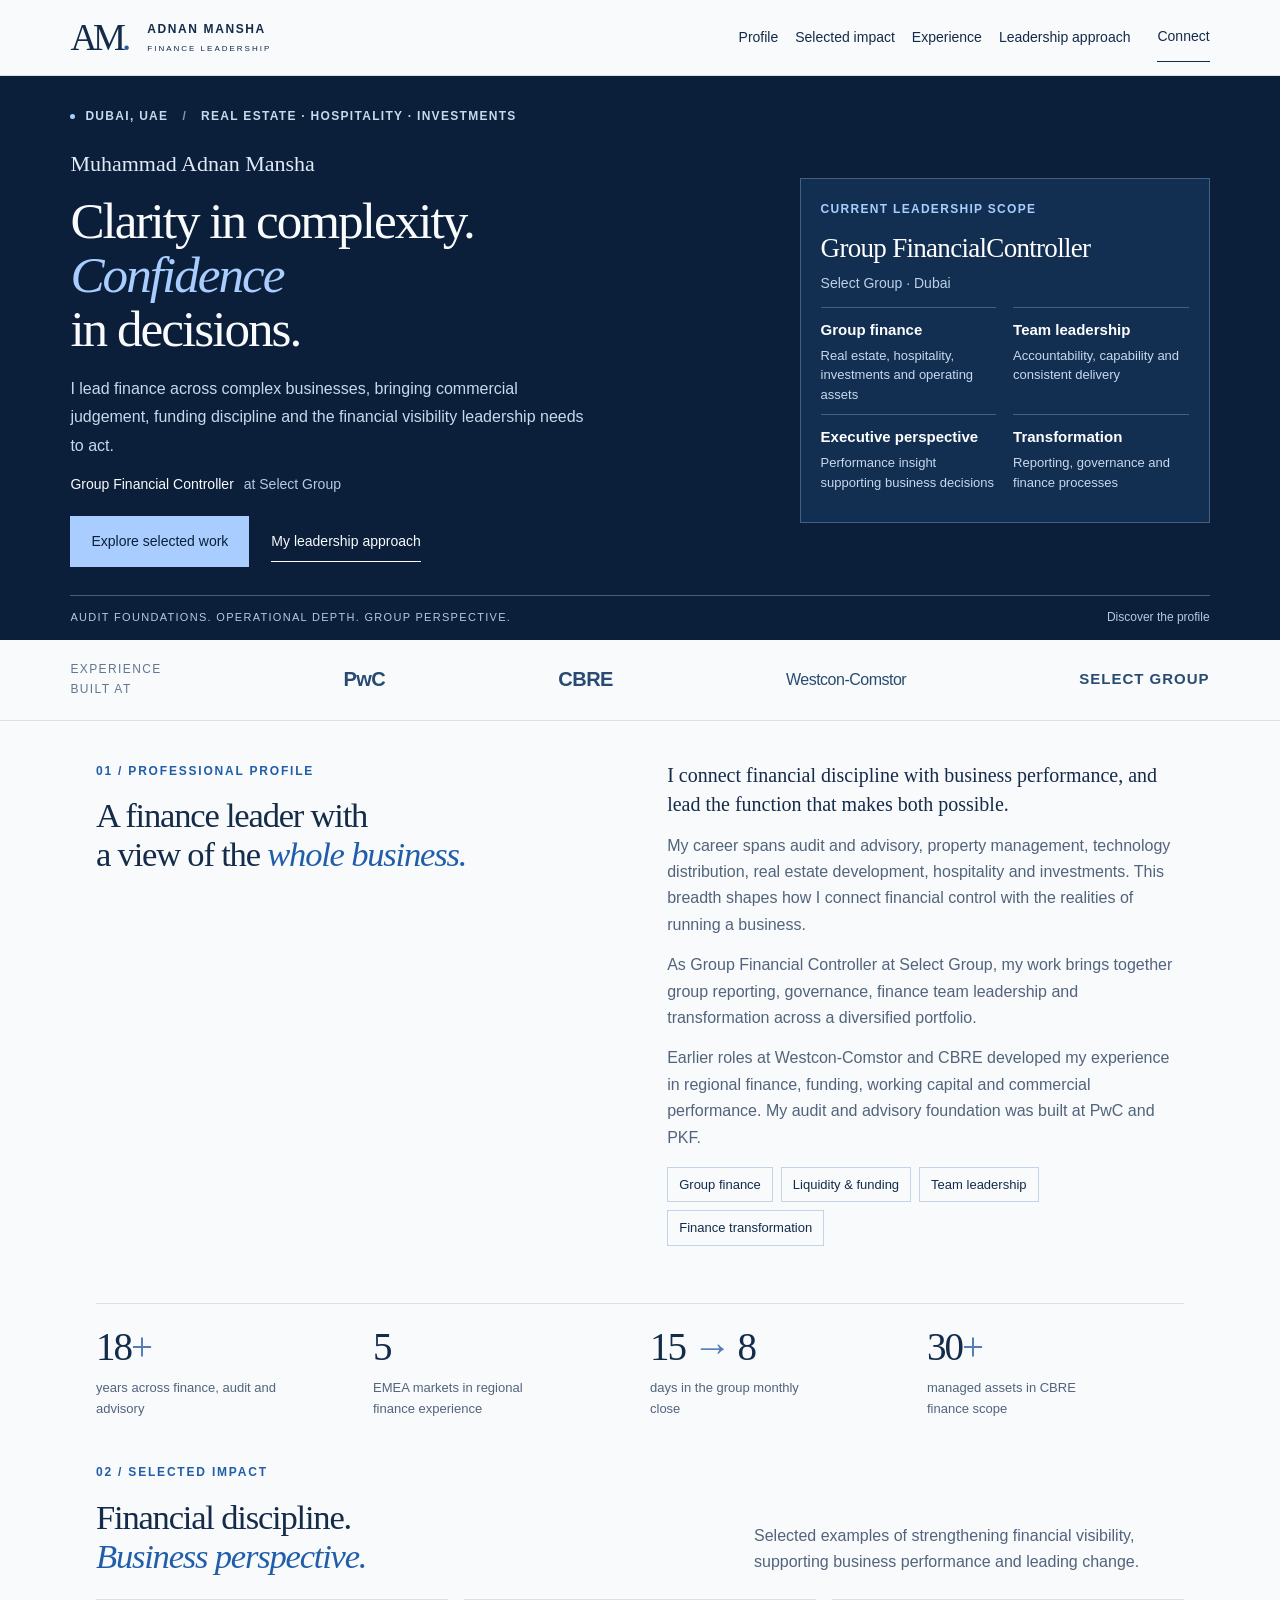
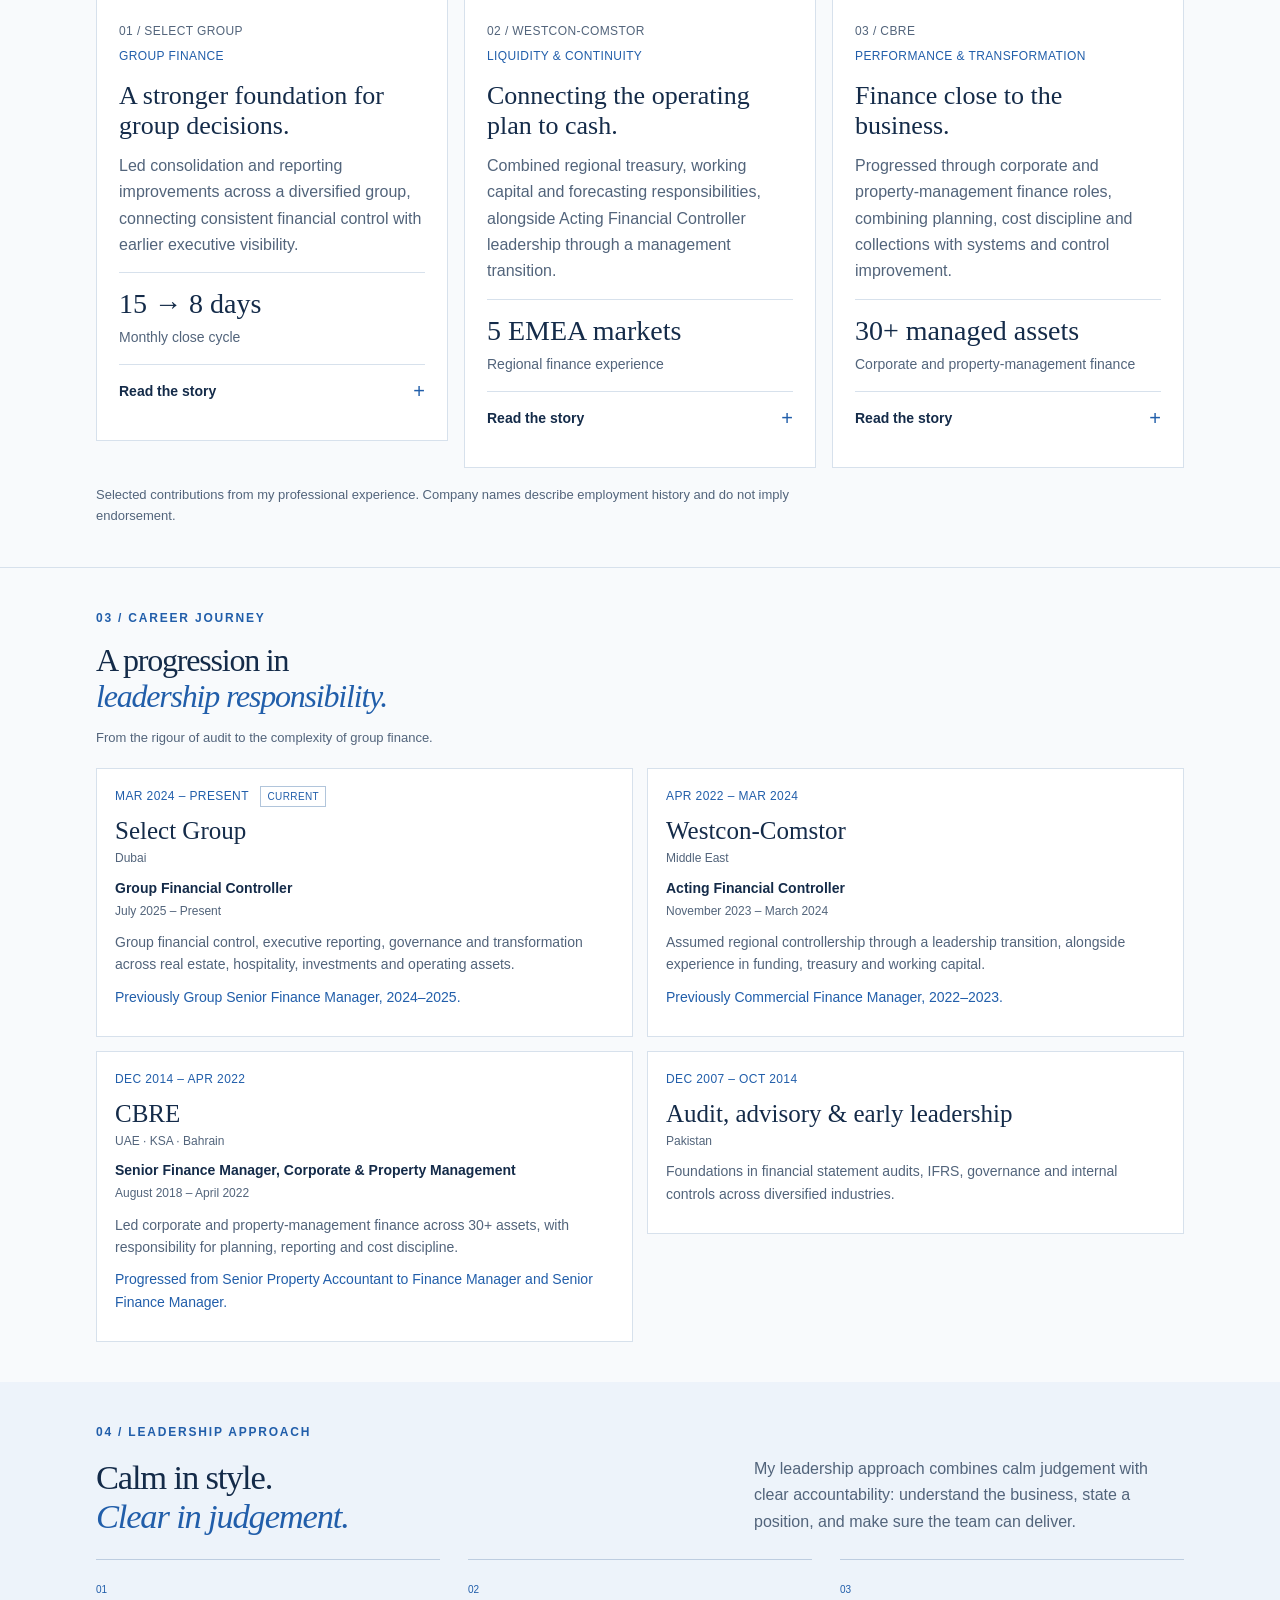
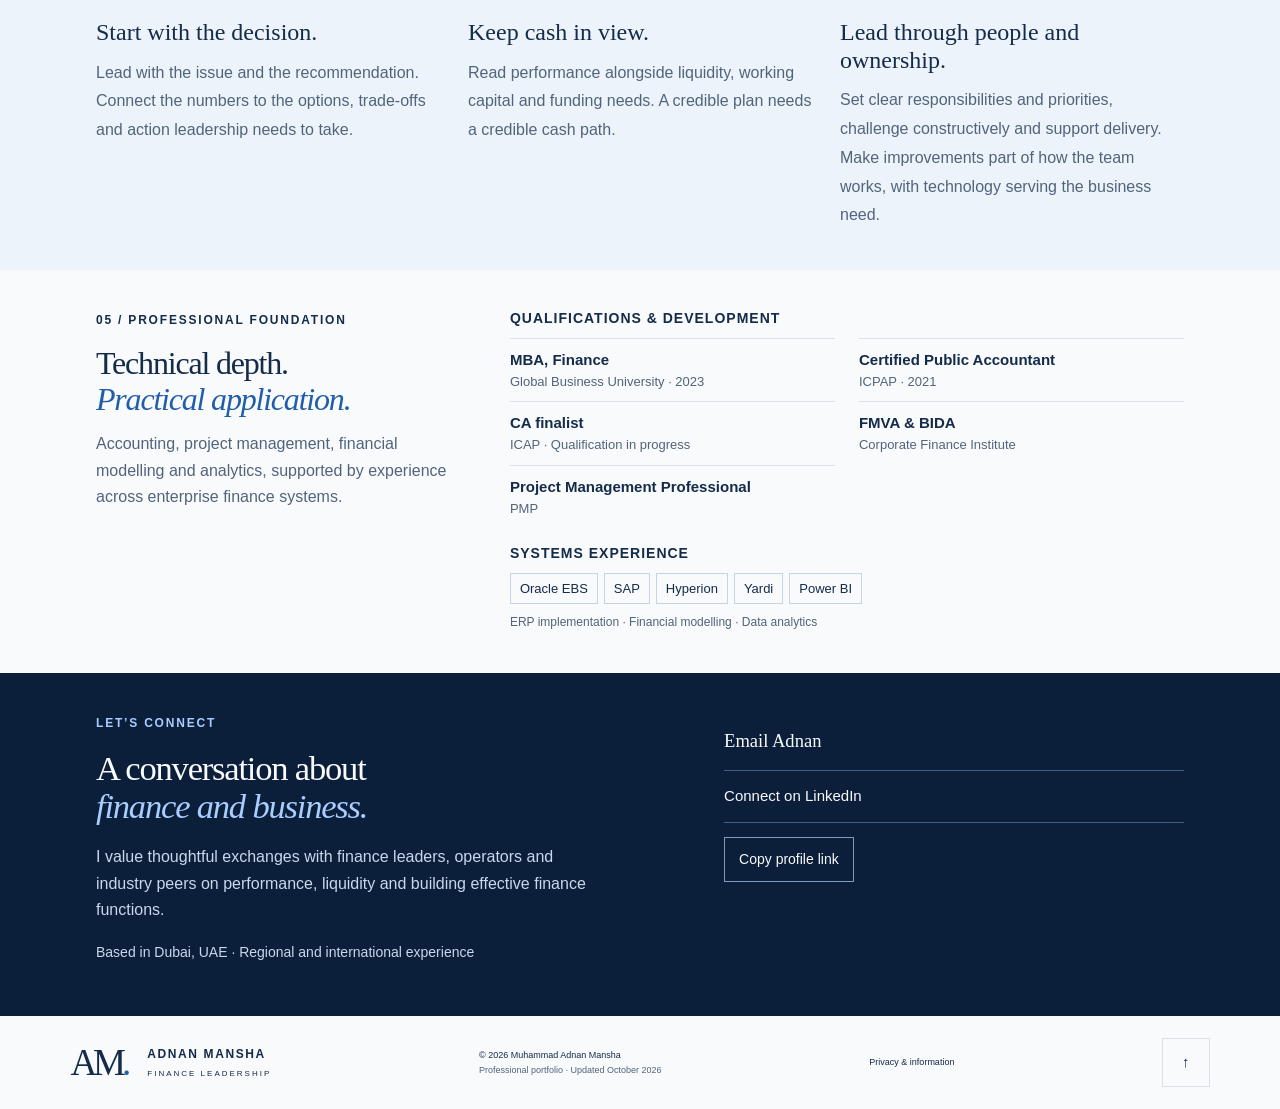
<file: portfolio/leadership/index.html>
<!doctype html>
<html lang="en"><head><meta charset="UTF-8"><meta name="viewport" content="width=device-width,initial-scale=1"><title>Adnan Mansha | Finance Leadership & Perspective</title><meta name="description" content="Muhammad Adnan Mansha, Group Financial Controller. Leadership and perspectives on performance, liquidity and transformation across real estate, hospitality and investments."><meta name="theme-color" content="#0b1f3a"><link rel="canonical" href="https://adnanmansha1-create.github.io/portfolio/leadership/"><meta property="og:type" content="website"><meta property="og:title" content="Adnan Mansha | Finance Leadership"><meta property="og:description" content="Clarity in complexity. Confidence in decisions. An executive portfolio across real estate, hospitality and investments."><meta property="og:url" content="https://adnanmansha1-create.github.io/portfolio/leadership/"><meta property="og:image" content="https://adnanmansha1-create.github.io/portfolio/social.png"><link rel="icon" href="../favicon.svg" type="image/svg+xml"><link rel="stylesheet" href="../style.css"><script src="../leadership.js" defer></script><script type="application/ld+json">{"@context":"https://schema.org","@type":"Person","name":"Muhammad Adnan Mansha","alternateName":"Adnan Mansha","jobTitle":"Group Financial Controller","url":"https://adnanmansha1-create.github.io/portfolio/leadership/","sameAs":["https://www.linkedin.com/in/adnan-mansha-3011214a"],"worksFor":{"@type":"Organization","name":"Select Group"},"knowsAbout":["Group financial control","Finance transformation","Real estate finance","Hospitality finance","Treasury","IFRS consolidation"]}</script></head>
<body class="public-profile"><a class="skip" href="#main">Skip to content</a><header><a class="brand" href="#home" aria-label="Adnan Mansha home"><span class="monogram">AM<span>.</span></span><span class="brand-name">ADNAN MANSHA<small>FINANCE LEADERSHIP</small></span></a><button class="menu-toggle" aria-controls="navigation" aria-expanded="false">Menu <span>☰</span></button><nav id="navigation" aria-label="Main navigation"><a href="#profile">Profile</a><a href="#impact">Selected impact</a><a href="#experience">Experience</a><a href="#approach">Leadership approach</a><a class="nav-contact" href="#contact">Connect</a></nav></header><main id="main"><section class="hero" id="home"><div class="hero-inner"><div class="hero-copy"><div class="eyebrow"><span class="dot"></span> DUBAI, UAE <span class="divider">/</span> REAL ESTATE · HOSPITALITY · INVESTMENTS</div><p class="hero-name">Muhammad Adnan Mansha</p><h1>Clarity in complexity.<br><em>Confidence</em><br>in decisions.</h1><p class="hero-description">I lead finance across complex businesses, bringing commercial judgement, funding discipline and the financial visibility leadership needs to act.</p><p class="current-role">Group Financial Controller <span>at Select Group</span></p><div class="actions"><a class="button primary" href="#impact">Explore selected work</a><a class="text-link" href="#approach">My leadership approach</a></div></div><aside class="leadership-snapshot" aria-label="Leadership snapshot"><p class="eyebrow">CURRENT LEADERSHIP SCOPE</p><h2>Group Financial<br>Controller</h2><p class="snapshot-company">Select Group · Dubai</p><dl><div><dt>Group finance</dt><dd>Real estate, hospitality, investments and operating assets</dd></div><div><dt>Team leadership</dt><dd>Accountability, capability and consistent delivery</dd></div><div><dt>Executive perspective</dt><dd>Performance insight supporting business decisions</dd></div><div><dt>Transformation</dt><dd>Reporting, governance and finance processes</dd></div></dl></aside></div><div class="hero-bottom"><span>AUDIT FOUNDATIONS. OPERATIONAL DEPTH. GROUP PERSPECTIVE.</span><a href="#profile">Discover the profile </a></div></section><section class="credentials-strip" aria-label="Career companies"><span>EXPERIENCE BUILT AT</span><strong>PwC</strong><strong>CBRE</strong><strong class="westcon">Westcon-Comstor</strong><strong>SELECT GROUP</strong></section><section id="profile" class="section profile"><div class="section-heading"><p class="eyebrow">01 / PROFESSIONAL PROFILE</p><h2>A finance leader with<br>a view of the <em>whole business.</em></h2></div><div class="profile-body"><p class="lead">I connect financial discipline with business performance, and lead the function that makes both possible.</p><p>My career spans audit and advisory, property management, technology distribution, real estate development, hospitality and investments. This breadth shapes how I connect financial control with the realities of running a business.</p><p>As Group Financial Controller at Select Group, my work brings together group reporting, governance, finance team leadership and transformation across a diversified portfolio.</p><p>Earlier roles at Westcon-Comstor and CBRE developed my experience in regional finance, funding, working capital and commercial performance. My audit and advisory foundation was built at PwC and PKF.</p><div class="tags transformation-terms"><span>Group finance</span><span>Liquidity &amp; funding</span><span>Team leadership</span><span>Finance transformation</span></div></div><div class="metrics"><div><strong>18<span>+</span></strong><p>years across finance, audit and advisory</p></div><div><strong>5</strong><p>EMEA markets in regional finance experience</p></div><div><strong>15 <span>→</span> 8</strong><p>days in the group monthly close</p></div><div><strong>30<span>+</span></strong><p>managed assets in CBRE finance scope</p></div></div></section><section class="section impact" id="impact"><div class="section-heading wide"><div><p class="eyebrow">02 / SELECTED IMPACT</p><h2>Financial discipline.<br><em>Business perspective.</em></h2></div><p>Selected examples of strengthening financial visibility, supporting business performance and leading change.</p></div><div class="case-grid"><article class="case flagship" id="case-close"><div class="case-top"><span>01 / SELECT GROUP</span><span>GROUP FINANCE</span></div><h3>A stronger foundation for group decisions.</h3><p>Led consolidation and reporting improvements across a diversified group, connecting consistent financial control with earlier executive visibility.</p><div class="public-outcome"><strong>15 → 8 days</strong><span>Monthly close cycle</span></div><details><summary>Read the story <span>+</span></summary><div class="story"><h4>The leadership contribution</h4><p>Built a multi-entity consolidation framework, strengthened reconciliation disciplines and led reporting standardisation and automation. The work combined financial foundations, team ownership and a recurring executive reporting rhythm.</p><h4>The business perspective</h4><p>The monthly close reduced from 15 to 8 days, giving leadership an earlier view of group performance. The approach centred on making reliable information part of how the finance function operates.</p></div></details></article><article class="case flagship" id="case-treasury"><div class="case-top"><span>02 / WESTCON-COMSTOR</span><span>LIQUIDITY & CONTINUITY</span></div><h3>Connecting the operating plan to cash.</h3><p>Combined regional treasury, working capital and forecasting responsibilities, alongside Acting Financial Controller leadership through a management transition.</p><div class="public-outcome"><strong>5 EMEA markets</strong><span>Regional finance experience</span></div><details><summary>Read the story <span>+</span></summary><div class="story"><h4>The leadership contribution</h4><p>Worked with regional leadership on funding, working capital and financial visibility. Developed cash-flow forecasting and assumed wider reporting, compliance and month-end responsibilities during the finance leadership transition.</p><h4>The business perspective</h4><p>A credible operating plan needs funding capacity, cash visibility and clear ownership. This experience reinforced the importance of considering commercial priorities and liquidity together.</p></div></details></article><article class="case flagship" id="case-cbre"><div class="case-top"><span>03 / CBRE</span><span>PERFORMANCE & TRANSFORMATION</span></div><h3>Finance close to the business.</h3><p>Progressed through corporate and property-management finance roles, combining planning, cost discipline and collections with systems and control improvement.</p><div class="public-outcome"><strong>30+ managed assets</strong><span>Corporate and property-management finance</span></div><details><summary>Read the story <span>+</span></summary><div class="story"><h4>The leadership contribution</h4><p>Led budgeting, rolling forecasts and reporting across a property-management portfolio. Contributed to commercial performance through cost and collection disciplines, and served as assistant project manager for Oracle EBS R12 before directing post-implementation finance operations.</p><h4>The business perspective</h4><p>Process and system improvements create value when they improve day-to-day delivery. The emphasis was on financial clarity, practical controls and continuity for the business and its people.</p></div></details></article></div><p class="case-note">Selected contributions from my professional experience. Company names describe employment history and do not imply endorsement.</p></section><section class="experience section" id="experience"><div class="section-heading"><p class="eyebrow">03 / CAREER JOURNEY</p><h2>A progression in<br><em>leadership responsibility.</em></h2><p>From the rigour of audit to the complexity of group finance.</p></div><div class="timeline"><article><div class="timeline-date">MAR 2024 – PRESENT <span class="current-tag">CURRENT</span></div><h3>Select Group <small>Dubai</small></h3><h4>Group Financial Controller</h4><p class="role-dates">July 2025 – Present</p><p>Group financial control, executive reporting, governance and transformation across real estate, hospitality, investments and operating assets.</p><p class="progression">Previously Group Senior Finance Manager, 2024–2025.</p></article><article><div class="timeline-date">APR 2022 – MAR 2024</div><h3>Westcon-Comstor <small>Middle East</small></h3><h4>Acting Financial Controller</h4><p class="role-dates">November 2023 – March 2024</p><p>Assumed regional controllership through a leadership transition, alongside experience in funding, treasury and working capital.</p><p class="progression">Previously Commercial Finance Manager, 2022–2023.</p></article><article><div class="timeline-date">DEC 2014 – APR 2022</div><h3>CBRE <small>UAE · KSA · Bahrain</small></h3><h4>Senior Finance Manager, Corporate & Property Management</h4><p class="role-dates">August 2018 – April 2022</p><p>Led corporate and property-management finance across 30+ assets, with responsibility for planning, reporting and cost discipline.</p><p class="progression">Progressed from Senior Property Accountant to Finance Manager and Senior Finance Manager.</p></article><article><div class="timeline-date">DEC 2007 – OCT 2014</div><h3>Audit, advisory & early leadership <small>Pakistan</small></h3><p>Foundations in financial statement audits, IFRS, governance and internal controls across diversified industries.</p></article></div></section><section class="approach section" id="approach"><div class="section-heading wide"><div><p class="eyebrow">04 / LEADERSHIP APPROACH</p><h2>Calm in style.<br><em>Clear in judgement.</em></h2></div><p>My leadership approach combines calm judgement with clear accountability: understand the business, state a position, and make sure the team can deliver.</p></div><div class="principles"><article><span>01</span><h3>Start with the decision.</h3><p>Lead with the issue and the recommendation. Connect the numbers to the options, trade-offs and action leadership needs to take.</p></article><article><span>02</span><h3>Keep cash in view.</h3><p>Read performance alongside liquidity, working capital and funding needs. A credible plan needs a credible cash path.</p></article><article><span>03</span><h3>Lead through people and ownership.</h3><p>Set clear responsibilities and priorities, challenge constructively and support delivery. Make improvements part of how the team works, with technology serving the business need.</p></article></div></section><section class="section qualifications" id="credentials"><div><p class="eyebrow">05 / PROFESSIONAL FOUNDATION</p><h2>Technical depth.<br><em>Practical application.</em></h2><p>Accounting, project management, financial modelling and analytics, supported by experience across enterprise finance systems.</p></div><div><h3>Qualifications & development</h3><dl><div><dt>MBA, Finance</dt><dd>Global Business University · 2023</dd></div><div><dt>Certified Public Accountant</dt><dd>ICPAP · 2021</dd></div><div><dt>CA finalist</dt><dd>ICAP · Qualification in progress</dd></div><div><dt>FMVA & BIDA</dt><dd>Corporate Finance Institute</dd></div><div><dt>Project Management Professional</dt><dd>PMP</dd></div></dl><h3 class="systems-heading">Systems experience</h3><div class="tags"><span>Oracle EBS</span><span>SAP</span><span>Hyperion</span><span>Yardi</span><span>Power BI</span></div><p class="small">ERP implementation · Financial modelling · Data analytics</p></div></section><section class="contact section" id="contact"><div><p class="eyebrow">LET’S CONNECT</p><h2>A conversation about<br><em>finance and business.</em></h2><p>I value thoughtful exchanges with finance leaders, operators and industry peers on performance, liquidity and building effective finance functions.</p><p class="location">Based in Dubai, UAE · Regional and international experience</p></div><div class="contact-links"><a class="email-link" href="mailto:adnan.mansha.1@gmail.com?subject=Professional%20connection">Email Adnan</a><a href="https://www.linkedin.com/in/adnan-mansha-3011214a" target="_blank" rel="noopener noreferrer">Connect on LinkedIn</a><div class="utility-actions"><button id="share">Copy profile link</button></div><p id="action-status" role="status"></p></div></section></main><footer><a class="brand" href="#home"><span class="monogram">AM<span>.</span></span><span class="brand-name">ADNAN MANSHA<small>FINANCE LEADERSHIP</small></span></a><p>© 2026 Muhammad Adnan Mansha<br><span>Professional portfolio · Updated October 2026</span></p><details class="privacy"><summary>Privacy & information</summary><p>This portfolio uses no analytics or tracking cookies. Contact links open your email app or LinkedIn. No enquiry details are collected on this website. Hosting providers may process standard access logs. This is a personal professional portfolio; company names describe employment history and do not imply endorsement.</p></details><a href="#home" class="back-top" aria-label="Back to top">↑</a></footer></body></html>
</file>
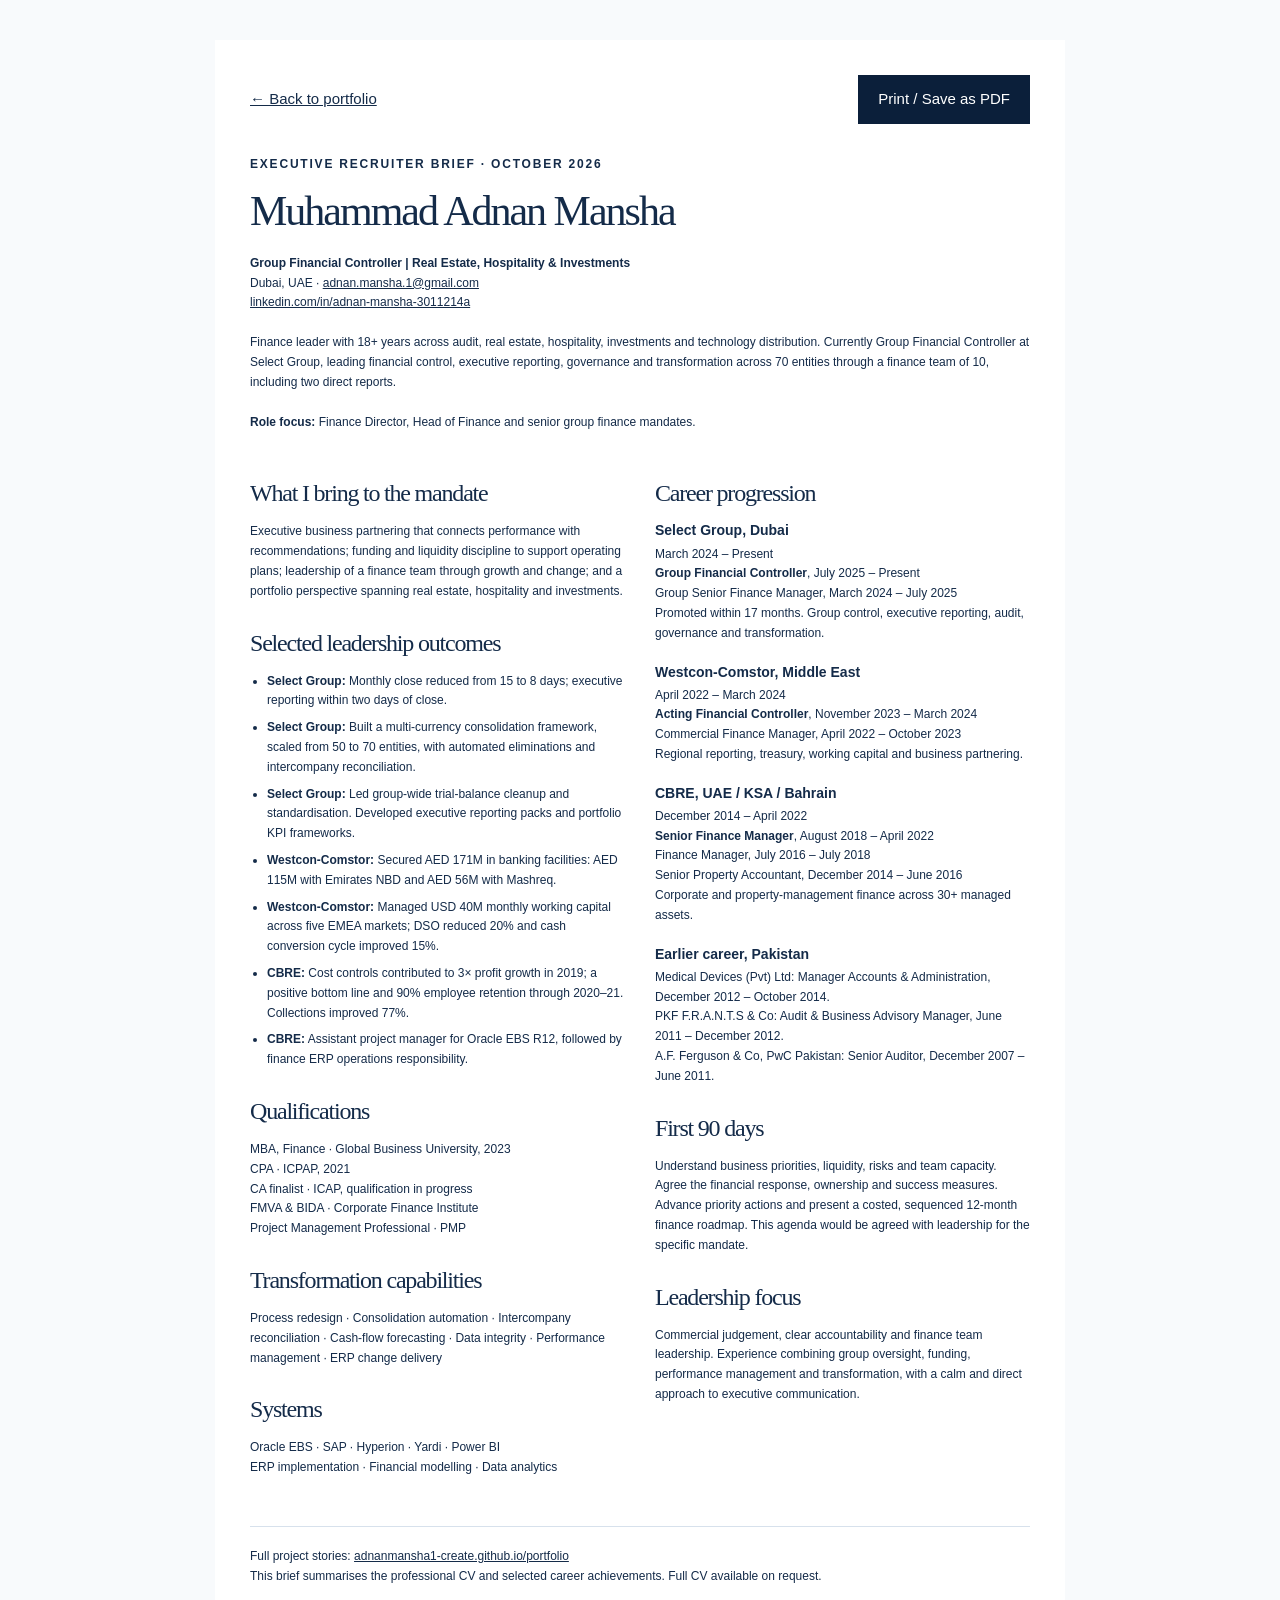
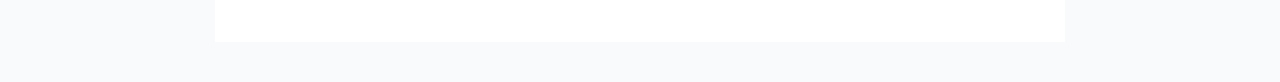
<file: portfolio/profile/index.html>
<!doctype html><html lang="en"><head><meta charset="UTF-8"><meta name="viewport" content="width=device-width,initial-scale=1"><title>Adnan Mansha | Recruiter Brief</title><meta name="robots" content="noindex"><link rel="stylesheet" href="../style.css"><link rel="icon" href="../favicon.svg"></head><body><main class="brief"><div class="topline"><a href="../">← Back to portfolio</a><button class="print-button" onclick="window.print()">Print / Save as PDF</button></div><p class="eyebrow">EXECUTIVE RECRUITER BRIEF · OCTOBER 2026</p><h1>Muhammad Adnan Mansha</h1><p class="brief-intro"><strong>Group Financial Controller | Real Estate, Hospitality & Investments</strong><br>Dubai, UAE · <a href="mailto:adnan.mansha.1@gmail.com">adnan.mansha.1@gmail.com</a><br><a href="https://www.linkedin.com/in/adnan-mansha-3011214a">linkedin.com/in/adnan-mansha-3011214a</a></p><p>Finance leader with 18+ years across audit, real estate, hospitality, investments and technology distribution. Currently Group Financial Controller at Select Group, leading financial control, executive reporting, governance and transformation across 70 entities through a finance team of 10, including two direct reports.</p><p><strong>Role focus:</strong> Finance Director, Head of Finance and senior group finance mandates.</p><div class="brief-grid"><section><h2>What I bring to the mandate</h2><p>Executive business partnering that connects performance with recommendations; funding and liquidity discipline to support operating plans; leadership of a finance team through growth and change; and a portfolio perspective spanning real estate, hospitality and investments.</p><h2>Selected leadership outcomes</h2><ul><li><strong>Select Group:</strong> Monthly close reduced from 15 to 8 days; executive reporting within two days of close.</li><li><strong>Select Group:</strong> Built a multi-currency consolidation framework, scaled from 50 to 70 entities, with automated eliminations and intercompany reconciliation.</li><li><strong>Select Group:</strong> Led group-wide trial-balance cleanup and standardisation. Developed executive reporting packs and portfolio KPI frameworks.</li><li><strong>Westcon-Comstor:</strong> Secured AED 171M in banking facilities: AED 115M with Emirates NBD and AED 56M with Mashreq.</li><li><strong>Westcon-Comstor:</strong> Managed USD 40M monthly working capital across five EMEA markets; DSO reduced 20% and cash conversion cycle improved 15%.</li><li><strong>CBRE:</strong> Cost controls contributed to 3× profit growth in 2019; a positive bottom line and 90% employee retention through 2020–21. Collections improved 77%.</li><li><strong>CBRE:</strong> Assistant project manager for Oracle EBS R12, followed by finance ERP operations responsibility.</li></ul><h2>Qualifications</h2><p>MBA, Finance · Global Business University, 2023<br>CPA · ICPAP, 2021<br>CA finalist · ICAP, qualification in progress<br>FMVA & BIDA · Corporate Finance Institute<br>Project Management Professional · PMP</p><h2>Transformation capabilities</h2><p>Process redesign · Consolidation automation · Intercompany reconciliation · Cash-flow forecasting · Data integrity · Performance management · ERP change delivery</p><h2>Systems</h2><p>Oracle EBS · SAP · Hyperion · Yardi · Power BI<br>ERP implementation · Financial modelling · Data analytics</p></section><section><h2>Career progression</h2><h3>Select Group, Dubai</h3><p>March 2024 – Present<br><strong>Group Financial Controller</strong>, July 2025 – Present<br>Group Senior Finance Manager, March 2024 – July 2025<br>Promoted within 17 months. Group control, executive reporting, audit, governance and transformation.</p><h3>Westcon-Comstor, Middle East</h3><p>April 2022 – March 2024<br><strong>Acting Financial Controller</strong>, November 2023 – March 2024<br>Commercial Finance Manager, April 2022 – October 2023<br>Regional reporting, treasury, working capital and business partnering.</p><h3>CBRE, UAE / KSA / Bahrain</h3><p>December 2014 – April 2022<br><strong>Senior Finance Manager</strong>, August 2018 – April 2022<br>Finance Manager, July 2016 – July 2018<br>Senior Property Accountant, December 2014 – June 2016<br>Corporate and property-management finance across 30+ managed assets.</p><h3>Earlier career, Pakistan</h3><p>Medical Devices (Pvt) Ltd: Manager Accounts & Administration, December 2012 – October 2014.<br>PKF F.R.A.N.T.S & Co: Audit & Business Advisory Manager, June 2011 – December 2012.<br>A.F. Ferguson & Co, PwC Pakistan: Senior Auditor, December 2007 – June 2011.</p><h2>First 90 days</h2><p>Understand business priorities, liquidity, risks and team capacity. Agree the financial response, ownership and success measures. Advance priority actions and present a costed, sequenced 12-month finance roadmap. This agenda would be agreed with leadership for the specific mandate.</p><h2>Leadership focus</h2><p>Commercial judgement, clear accountability and finance team leadership. Experience combining group oversight, funding, performance management and transformation, with a calm and direct approach to executive communication.</p></section></div><footer><p>Full project stories: <a href="https://adnanmansha1-create.github.io/portfolio/">adnanmansha1-create.github.io/portfolio</a><br>This brief summarises the professional CV and selected career achievements. Full CV available on request.</p></footer></main></body></html>
</file>
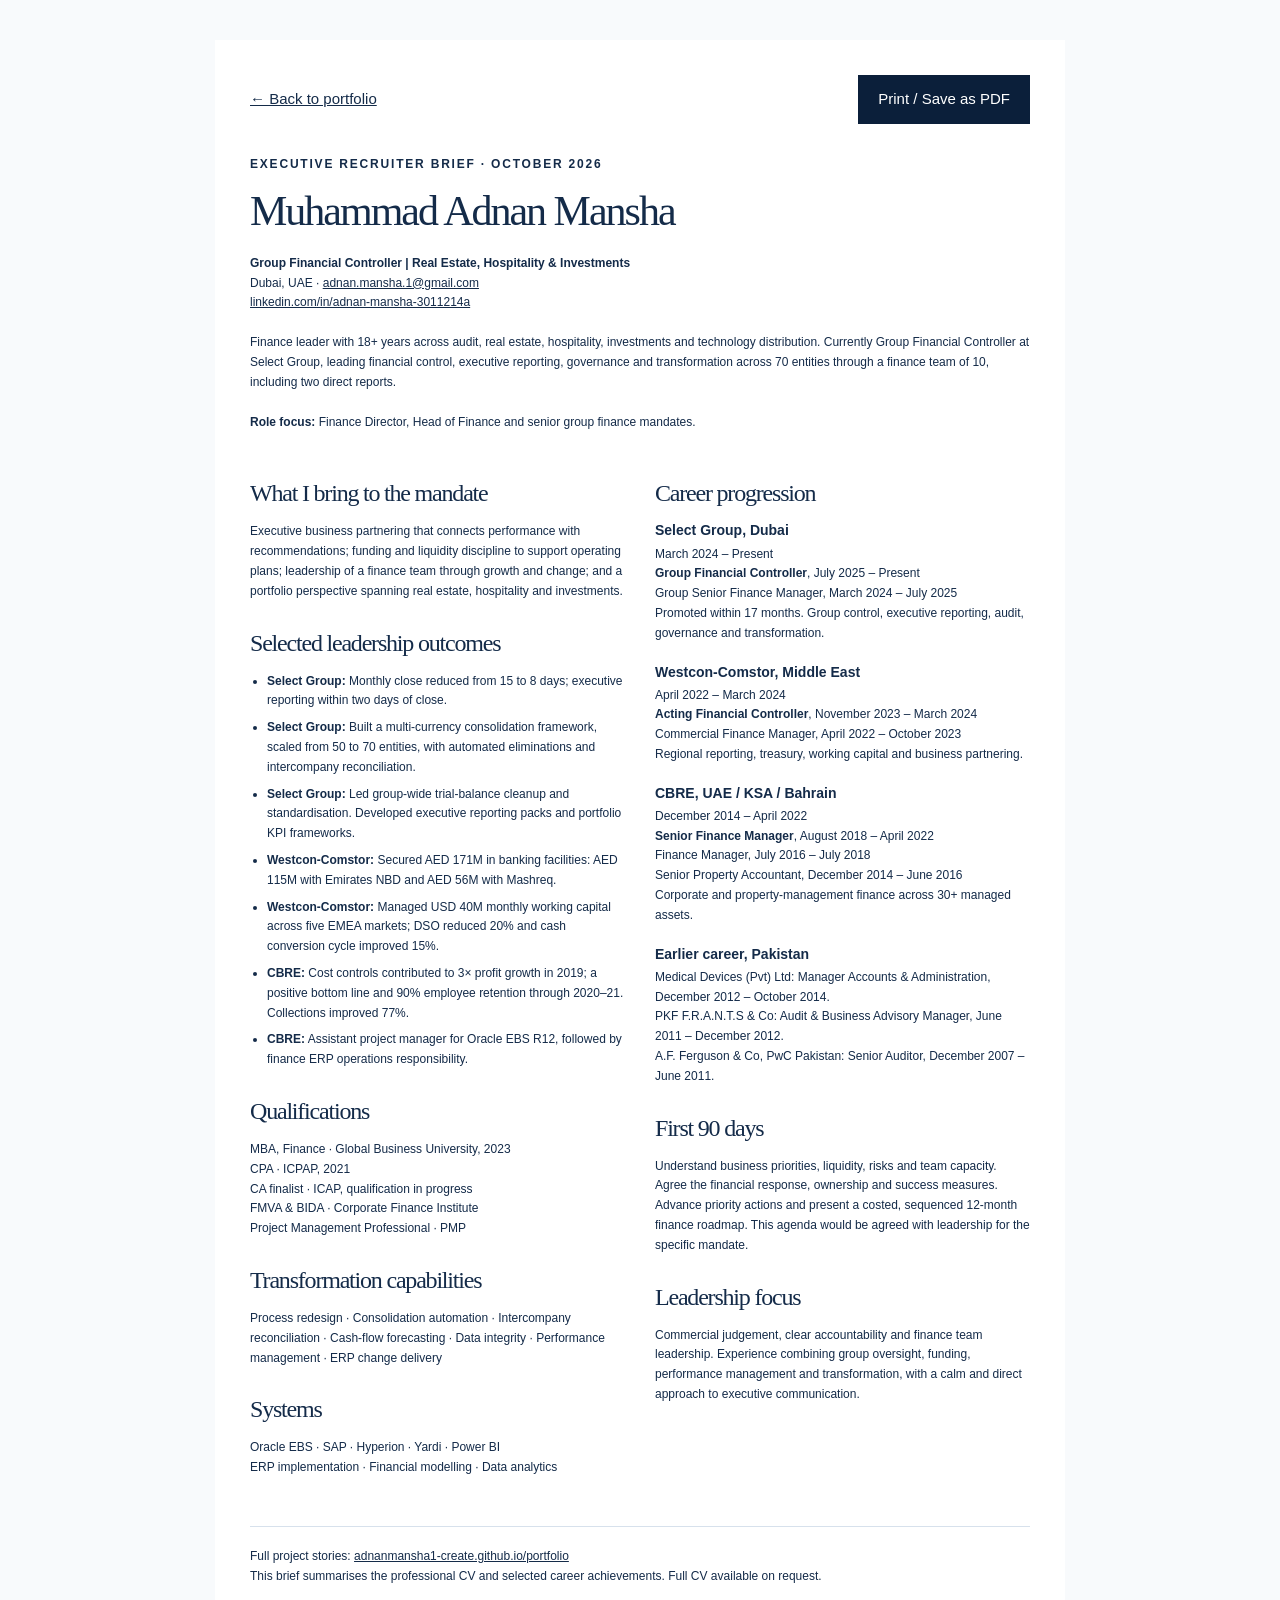
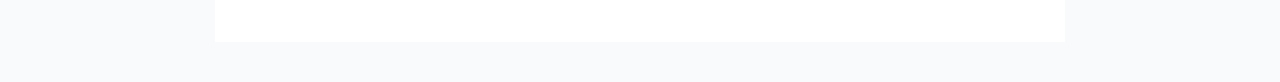
<file: portfolio/profile.html>
<!doctype html><html lang="en"><head><meta charset="UTF-8"><meta name="viewport" content="width=device-width,initial-scale=1"><title>Adnan Mansha | Recruiter Brief</title><meta name="robots" content="noindex"><link rel="stylesheet" href="style.css"><link rel="icon" href="favicon.svg"></head><body><main class="brief"><div class="topline"><a href="./">← Back to portfolio</a><button class="print-button" onclick="window.print()">Print / Save as PDF</button></div><p class="eyebrow">EXECUTIVE RECRUITER BRIEF · OCTOBER 2026</p><h1>Muhammad Adnan Mansha</h1><p class="brief-intro"><strong>Group Financial Controller | Real Estate, Hospitality & Investments</strong><br>Dubai, UAE · <a href="mailto:adnan.mansha.1@gmail.com">adnan.mansha.1@gmail.com</a><br><a href="https://www.linkedin.com/in/adnan-mansha-3011214a">linkedin.com/in/adnan-mansha-3011214a</a></p><p>Finance leader with 18+ years across audit, real estate, hospitality, investments and technology distribution. Currently Group Financial Controller at Select Group, leading financial control, executive reporting, governance and transformation across 70 entities through a finance team of 10, including two direct reports.</p><p><strong>Role focus:</strong> Finance Director, Head of Finance and senior group finance mandates.</p><div class="brief-grid"><section><h2>What I bring to the mandate</h2><p>Executive business partnering that connects performance with recommendations; funding and liquidity discipline to support operating plans; leadership of a finance team through growth and change; and a portfolio perspective spanning real estate, hospitality and investments.</p><h2>Selected leadership outcomes</h2><ul><li><strong>Select Group:</strong> Monthly close reduced from 15 to 8 days; executive reporting within two days of close.</li><li><strong>Select Group:</strong> Built a multi-currency consolidation framework, scaled from 50 to 70 entities, with automated eliminations and intercompany reconciliation.</li><li><strong>Select Group:</strong> Led group-wide trial-balance cleanup and standardisation. Developed executive reporting packs and portfolio KPI frameworks.</li><li><strong>Westcon-Comstor:</strong> Secured AED 171M in banking facilities: AED 115M with Emirates NBD and AED 56M with Mashreq.</li><li><strong>Westcon-Comstor:</strong> Managed USD 40M monthly working capital across five EMEA markets; DSO reduced 20% and cash conversion cycle improved 15%.</li><li><strong>CBRE:</strong> Cost controls contributed to 3× profit growth in 2019; a positive bottom line and 90% employee retention through 2020–21. Collections improved 77%.</li><li><strong>CBRE:</strong> Assistant project manager for Oracle EBS R12, followed by finance ERP operations responsibility.</li></ul><h2>Qualifications</h2><p>MBA, Finance · Global Business University, 2023<br>CPA · ICPAP, 2021<br>CA finalist · ICAP, qualification in progress<br>FMVA & BIDA · Corporate Finance Institute<br>Project Management Professional · PMP</p><h2>Transformation capabilities</h2><p>Process redesign · Consolidation automation · Intercompany reconciliation · Cash-flow forecasting · Data integrity · Performance management · ERP change delivery</p><h2>Systems</h2><p>Oracle EBS · SAP · Hyperion · Yardi · Power BI<br>ERP implementation · Financial modelling · Data analytics</p></section><section><h2>Career progression</h2><h3>Select Group, Dubai</h3><p>March 2024 – Present<br><strong>Group Financial Controller</strong>, July 2025 – Present<br>Group Senior Finance Manager, March 2024 – July 2025<br>Promoted within 17 months. Group control, executive reporting, audit, governance and transformation.</p><h3>Westcon-Comstor, Middle East</h3><p>April 2022 – March 2024<br><strong>Acting Financial Controller</strong>, November 2023 – March 2024<br>Commercial Finance Manager, April 2022 – October 2023<br>Regional reporting, treasury, working capital and business partnering.</p><h3>CBRE, UAE / KSA / Bahrain</h3><p>December 2014 – April 2022<br><strong>Senior Finance Manager</strong>, August 2018 – April 2022<br>Finance Manager, July 2016 – July 2018<br>Senior Property Accountant, December 2014 – June 2016<br>Corporate and property-management finance across 30+ managed assets.</p><h3>Earlier career, Pakistan</h3><p>Medical Devices (Pvt) Ltd: Manager Accounts & Administration, December 2012 – October 2014.<br>PKF F.R.A.N.T.S & Co: Audit & Business Advisory Manager, June 2011 – December 2012.<br>A.F. Ferguson & Co, PwC Pakistan: Senior Auditor, December 2007 – June 2011.</p><h2>First 90 days</h2><p>Understand business priorities, liquidity, risks and team capacity. Agree the financial response, ownership and success measures. Advance priority actions and present a costed, sequenced 12-month finance roadmap. This agenda would be agreed with leadership for the specific mandate.</p><h2>Leadership focus</h2><p>Commercial judgement, clear accountability and finance team leadership. Experience combining group oversight, funding, performance management and transformation, with a calm and direct approach to executive communication.</p></section></div><footer><p>Full project stories: <a href="https://adnanmansha1-create.github.io/portfolio/">adnanmansha1-create.github.io/portfolio</a><br>This brief summarises the professional CV and selected career achievements. Full CV available on request.</p></footer></main></body></html>
</file>
<file: portfolio/style.css>
:root{--ink:#142b49;--deep:#0b1f3a;--muted:#52647b;--paper:#f8fafc;--line:#d7e1ec;--gold:#a9cdff;--teal:#215eaa;--serif:Georgia,'Times New Roman',serif;--sans:Arial,Helvetica,sans-serif}*{box-sizing:border-box}html{scroll-behavior:smooth;scroll-padding-top:100px}body{margin:0;background:var(--paper);color:var(--ink);font-family:var(--sans);font-size:15px;line-height:1.65}a{color:inherit;text-decoration:none}button{font:inherit;cursor:pointer}button,a,summary{-webkit-tap-highlight-color:transparent}button:focus-visible,a:focus-visible,summary:focus-visible{outline:3px solid #327bdd;outline-offset:5px}button{border:0}p{margin:0 0 20px}h1,h2,h3,h4{margin:0;line-height:1.15;font-weight:400}em{font-weight:400;color:var(--teal)}.skip{position:fixed;top:-70px;left:15px;background:white;padding:12px;z-index:100}.skip:focus{top:8px}header{height:100px;display:flex;align-items:center;justify-content:space-between;padding:0 5.5%;border-bottom:1px solid var(--line);background:rgba(248,250,252,.97);position:sticky;top:0;z-index:20}.brand{display:flex;align-items:center;gap:16px;flex-shrink:0}.monogram{font-family:var(--serif);font-size:37px;letter-spacing:-4px;padding-right:4px;line-height:1}.monogram span{color:var(--teal)}.brand-name{font-size:12px;font-weight:bold;letter-spacing:1.6px}.brand-name small{display:block;font-size:8px;letter-spacing:2px;font-weight:400;margin-top:2px}nav{display:flex;align-items:center;gap:30px;font-size:12px}nav a{padding:12px 0}nav a:hover,nav a[aria-current]{color:var(--teal)}nav .nav-contact{border-bottom:1px solid var(--ink);margin-left:10px}nav span{margin-left:20px}.menu-toggle{display:none}.hero{background:var(--deep);color:var(--paper);padding:64px 5.5% 0}.hero-inner{max-width:1360px;margin:auto;display:grid;grid-template-columns:1.3fr 1fr;gap:6%}.eyebrow{font-size:10px;letter-spacing:1.8px;font-weight:600;line-height:1.8;margin-bottom:24px}.hero .eyebrow{font-size:9px;letter-spacing:1.3px;color:#c8d8ed;display:flex;align-items:center;gap:10px;flex-wrap:wrap}.dot{height:5px;width:5px;border-radius:50%;background:var(--gold);display:inline-block}.divider{margin:0 4px;color:#8298b2}.hero-name{font-family:var(--serif);font-size:22px;margin-top:39px;margin-bottom:17px;color:#e1eaf6}h1{font-family:var(--serif);font-size:clamp(43px,4.5vw,72px);letter-spacing:-2px;line-height:1.08}h1 em{color:var(--gold)}.hero-description{color:#c8d8ed;font-size:15px;max-width:445px;margin-top:25px;line-height:1.8}.current-role{font-size:12px;margin-top:20px}.current-role span{color:#b4c9e2;margin-left:6px}.actions{display:flex;align-items:center;gap:28px;margin:31px 0 58px}.button{display:inline-flex;align-items:center;justify-content:space-between;gap:35px;padding:14px 21px;font-size:12px;min-height:48px}.primary{background:var(--gold);color:var(--deep)}.primary:hover{background:#c3ddff}.text-link{display:inline-block;font-size:12px;border-bottom:1px solid currentColor;padding:8px 0}.text-link span{margin-left:12px}.hero-art{border:1px solid #426083;align-self:center;margin-top:12px;height:460px;position:relative;background:linear-gradient(140deg,#16365a,#102b4d);overflow:hidden}.art-heading{display:flex;justify-content:space-between;font-size:8px;letter-spacing:1.5px;padding:25px;color:#bdd0e9}.architecture{height:310px;position:relative;background-image:linear-gradient(#b2cfee08 1px,transparent 1px),linear-gradient(90deg,#b2cfee08 1px,transparent 1px);background-size:27px 27px;margin:0 22px;overflow:hidden}.orbit{position:absolute;border:1px solid #91baff55;border-radius:50%;width:260px;height:260px;left:50%;top:26px;transform:translateX(-50%)}.o2{width:200px;height:200px;top:56px;border-style:dashed}.o3{width:145px;height:145px;top:83px}.building{position:absolute;bottom:37px;border:1px solid #94bdf475;background:linear-gradient(90deg,#37669bcf,#37669b22);transform:skewY(-15deg)}.b1{height:145px;width:25%;left:12%}.b2{height:220px;width:26%;left:35%}.b3{height:105px;width:25%;left:58%}.b4{height:165px;width:15%;left:63%;background:transparent;border-color:#a9cdff}.building:after{content:'';position:absolute;inset:9px;background:repeating-linear-gradient(0deg,transparent 0,transparent 17px,#b2cfee2e 17px,#b2cfee2e 18px)}.axis{position:absolute;font-size:7px;letter-spacing:1.8px;color:#d0e3ff;z-index:2;background:#16365a;padding:4px}.a1{top:30px;left:8%}.a2{right:0;top:136px}.a3{left:2%;bottom:16px}.cross{position:absolute;color:#a8c5e8;font-size:17px}.c1{right:9%;top:27px}.c2{bottom:12px;right:15%}.art-foot{display:flex;justify-content:space-between;align-items:center;padding:8px 25px;color:#c8d8ed;font-size:11px;line-height:1.6;letter-spacing:.3px}.art-sign{font-family:var(--serif);font-size:38px;font-style:italic;color:var(--gold)}.hero-bottom{border-top:1px solid #426083;display:flex;justify-content:space-between;padding:19px 0;font-size:8px;letter-spacing:1.3px;max-width:1360px;margin:auto;color:#b4c9e2}.hero-bottom a{font-size:10px;letter-spacing:0}.hero-bottom a span{margin-left:20px}.credentials-strip{padding:33px 5.5%;display:flex;gap:30px;align-items:center;justify-content:space-between;border-bottom:1px solid var(--line);color:#62768e}.credentials-strip>span{font-size:8px;letter-spacing:1.4px;max-width:100px}.credentials-strip strong{font-size:20px;letter-spacing:-.5px;color:#294b72}.credentials-strip strong:last-child{font-size:15px;letter-spacing:1px}.credentials-strip .westcon{font-size:16px;font-weight:400}.section{padding:100px 7.5%;scroll-margin-top:0}h2{font-family:var(--serif);font-size:clamp(34px,3.3vw,48px);letter-spacing:-1.2px;line-height:1.12}.section-heading>.eyebrow,.section-heading>div>.eyebrow{color:var(--teal)}.profile{display:grid;grid-template-columns:1fr 1fr;gap:6%}.profile-body{padding-top:42px;max-width:620px}.profile-body p{color:var(--muted);font-size:14px}.profile-body .lead{font-size:21px;font-family:var(--serif);line-height:1.45;color:var(--ink)}.tags{display:flex;gap:8px;flex-wrap:wrap}.tags span{border:1px solid #c5d4e5;padding:6px 11px;font-size:10px}.metrics{grid-column:1/-1;display:grid;grid-template-columns:repeat(4,1fr);border-top:1px solid var(--line);padding-top:37px;margin-top:35px;gap:20px}.metrics strong{font-family:var(--serif);font-size:48px;line-height:1;font-weight:400;letter-spacing:-2px}.metrics strong span{color:#527eb5}.metrics p{font-size:11px;color:var(--muted);margin:14px 0 0;max-width:180px}.focus-section{background:#edf3fa;border-top:1px solid var(--line);border-bottom:1px solid var(--line);display:grid;grid-template-columns:.8fr 1.2fr;gap:8%;padding-top:58px;padding-bottom:60px}.focus-section h2{font-size:36px}.focus-section>div>p:last-child{font-size:12px;margin-top:20px;color:var(--muted)}.segmented{display:flex;border-bottom:1px solid #bdcde0;gap:16px;flex-wrap:wrap}.segmented button{background:transparent;padding:12px 0;font-size:11px;color:var(--muted);border-bottom:2px solid transparent}.segmented button[aria-pressed=true]{color:var(--ink);border-bottom:2px solid var(--teal);font-weight:bold}.focus-label{margin:26px 0 11px;font-size:9px;letter-spacing:1.2px;color:var(--teal)}#focus-result h3{font-family:var(--serif);font-size:24px;margin-bottom:12px}#focus-result>p:not(.focus-label){font-size:13px;color:var(--muted);margin-bottom:8px}#focus-result{min-height:213px}.wide{display:flex;justify-content:space-between;align-items:flex-end;gap:8%;margin-bottom:43px}.wide>p{max-width:340px;color:var(--muted);font-size:13px;margin-bottom:0}.case-grid{display:grid;grid-template-columns:1fr 1fr;gap:22px;align-items:start}.case{background:#ffffff;border:1px solid var(--line);padding:29px 32px}.case.featured{background:#edf3fa}.case-top{display:flex;justify-content:space-between;gap:15px;font-size:8px;letter-spacing:1.1px;color:var(--muted);margin-bottom:34px}.case-top span:last-child{color:var(--teal);text-align:right}.case-number{font-size:62px;font-family:var(--serif);letter-spacing:-2px;line-height:1.15;min-height:116px}.case-number span{color:#527eb5}.case-number small{font:11px var(--sans);letter-spacing:1px}.case-number.textual{font-size:39px;letter-spacing:-1px;color:#215eaa}.case h3{font-size:22px;font-family:var(--serif);margin:18px 0 14px}.case>p{font-size:13px;color:var(--muted);min-height:66px}.case details{border-top:1px solid var(--line)}summary{list-style:none;cursor:pointer;display:flex;justify-content:space-between;align-items:center;gap:15px;padding:17px 0;font-size:11px;font-weight:bold;min-height:48px}summary::-webkit-details-marker{display:none}summary span{font-size:20px;font-weight:400;color:var(--teal);transition:transform .2s}details[open]>summary span{transform:rotate(45deg)}.story{padding:6px 0 10px}.story h4{font-size:10px;text-transform:uppercase;letter-spacing:1px;margin:13px 0 10px;color:var(--teal)}.story p{font-size:13px;color:var(--muted);line-height:1.8}.implication{padding:16px;border-left:2px solid var(--teal);font-size:12px;background:#f0f5fb}.implication strong{display:block;margin-bottom:5px}.case-note{font-size:10px;color:var(--muted);margin:24px 0 0;max-width:700px}.experience{display:grid;grid-template-columns:1fr 1.2fr;gap:9%;border-top:1px solid var(--line)}.experience .section-heading>p:last-child{font-size:13px;color:var(--muted);margin-top:26px;max-width:280px}.timeline{border-left:1px solid #b1c5db;padding-left:36px}.timeline article{position:relative;padding-bottom:35px;margin-bottom:35px;border-bottom:1px solid var(--line)}.timeline article:last-child{margin-bottom:0;padding-bottom:0;border:0}.timeline article:before{position:absolute;content:'';width:9px;height:9px;border:1px solid var(--teal);background:var(--paper);border-radius:50%;left:-42px;top:6px}.timeline article:first-child:before{background:var(--teal)}.timeline-date{font-size:9px;letter-spacing:1px;color:var(--teal);margin-bottom:18px}.current-tag{font-size:7px;border:1px solid #b1c5db;margin-left:8px;padding:4px 6px}.timeline h3{font-family:var(--serif);font-size:29px;margin-bottom:20px}.timeline h3 small{display:block;font-family:var(--sans);font-size:10px;color:var(--muted);margin-top:9px}.timeline h4{font-size:13px;font-weight:bold;line-height:1.5;margin-bottom:3px}.timeline .role-dates{font-size:10px;color:var(--muted);margin-bottom:14px}.timeline p{font-size:13px;color:var(--muted);margin-bottom:12px}.timeline details{margin-top:10px}.timeline details p{font-size:12px;padding:8px 0}.approach{background:var(--deep);color:var(--paper)}.approach .eyebrow{color:#c8d8ed!important}.approach h2 em{color:var(--gold)}.approach .wide>p{color:#c8d8ed}.principles{display:grid;grid-template-columns:repeat(3,1fr);gap:45px;padding-top:17px}.principles article{border-top:1px solid #426083;padding-top:25px}.principles span{font-size:10px;color:var(--gold)}.principles h3{font-family:var(--serif);font-size:27px;margin:32px 0 20px}.principles p{font-size:13px;color:#c8d8ed;line-height:1.8}.qualifications{display:grid;grid-template-columns:1fr 1fr;gap:12%}.qualifications>div>p:not(.eyebrow){color:var(--muted);font-size:13px;margin-top:26px;max-width:330px}.qualifications h3{font-size:11px;text-transform:uppercase;letter-spacing:1px;font-weight:bold}dl{margin:19px 0 0}dl>div{border-top:1px solid var(--line);padding:14px 0}dt{font-size:13px;font-weight:bold}dd{font-size:11px;color:var(--muted);margin:3px 0 0}.systems-heading{margin:25px 0 20px}.qualifications .small{font-size:10px!important;margin-top:15px!important}.contact{background:#edf3fa;display:grid;grid-template-columns:1.2fr 1fr;gap:12%}.contact>div>p:not(.eyebrow){font-size:13px;color:var(--muted);margin-top:27px;max-width:490px}.contact .location{font-size:10px!important}.contact-links{padding-top:38px}.contact-links>a{display:flex;justify-content:space-between;align-items:center;padding:20px 0;border-bottom:1px solid #bdcde0;font-size:12px;gap:10px}.contact-links>a:first-child{font-size:clamp(12px,1.45vw,20px);font-family:var(--serif)}.contact-links a:hover{color:var(--teal)}.contact-links>a span{font-size:17px}.utility-actions{display:flex;gap:15px;flex-wrap:wrap;margin-top:22px}.utility-actions button{background:transparent;color:var(--ink);border:1px solid #a4b9d0;padding:10px 14px;font-size:10px;min-height:44px}#action-status{font-size:10px;min-height:20px;margin-top:9px}footer{padding:32px 5.5%;display:flex;align-items:center;justify-content:space-between;gap:30px}footer p{font-size:9px;margin:0}footer p span{color:var(--muted)}.privacy{position:relative;max-width:230px;font-size:9px}.privacy summary{font-weight:400;font-size:9px}.privacy p{padding:15px;background:#edf3fa}.back-top{border:1px solid var(--line);padding:11px 19px}.print-button{background:var(--deep);color:white;padding:12px 20px}.brief{max-width:850px;margin:40px auto;padding:35px;background:white}.brief h1{font-size:42px}.brief h2{font:24px var(--serif);margin:28px 0 15px}.brief h3{font-weight:bold;font-size:14px;margin:14px 0 6px}.brief p,.brief li{font-size:12px}.brief .topline{display:flex;justify-content:space-between;align-items:center;margin-bottom:30px}.brief .brief-intro{margin:20px 0}.brief .brief-grid{display:grid;grid-template-columns:1fr 1fr;gap:30px}.brief footer{padding:20px 0;border-top:1px solid var(--line);margin-top:28px}.brief a{text-decoration:underline}.brief ul{padding-left:17px}.brief li{margin-bottom:7px}
@media(min-width:1500px){.section{padding-left:max(7.5%,calc((100vw - 1280px)/2));padding-right:max(7.5%,calc((100vw - 1280px)/2))}}
@media(max-width:1000px){header{padding:0 4%;height:84px}nav{gap:18px}.brand-name{font-size:10px}nav .nav-contact{margin-left:0}.hero{padding:45px 5% 0}.hero-inner{gap:5%}.hero-art{height:405px}.architecture{height:260px}.orbit{width:225px;height:225px;top:12px}.o2{width:180px;height:180px;top:34px}.o3{width:120px;height:120px;top:62px}.b2{height:190px}h1{font-size:51px}.hero .eyebrow{font-size:8px}.section{padding:75px 6%}.focus-section{gap:5%;grid-template-columns:1fr 1.4fr}.case{padding:25px}.case h3{font-size:21px}.case-top{font-size:7px}.experience{gap:6%}.principles{gap:28px}.qualifications,.contact{gap:8%}.contact-links{padding-top:20px}html{scroll-padding-top:84px}}
@media(max-width:760px){header{height:78px;padding:0 6%}.menu-toggle{display:flex;gap:12px;align-items:center;background:transparent;color:var(--ink);font-size:12px;min-height:44px}.menu-toggle span{font-size:19px}nav{display:none;position:absolute;top:77px;left:0;right:0;background:var(--paper);padding:15px 6% 28px;border-bottom:1px solid var(--line);box-shadow:0 15px 15px #00000012}nav.open{display:flex;align-items:stretch;flex-direction:column;gap:0}nav a{padding:15px 0;font-size:14px}.hero{padding:35px 6% 0}.hero-inner{grid-template-columns:1fr}.hero-name{font-size:20px;margin-top:35px}h1{font-size:clamp(44px,8vw,66px);letter-spacing:-1.8px;line-height:1.08}.hero-description{font-size:14px;max-width:440px}.hero-art{height:280px;margin:0 0 28px}.art-heading{padding:18px 22px}.architecture{position:absolute;width:60%;height:234px;right:10px;top:32px;margin:0}.art-foot{position:absolute;bottom:25px;left:0;display:block;max-width:40%;font-size:10px}.art-sign{display:block;font-size:44px;margin-top:16px}.orbit{width:180px;height:180px;top:24px}.o2{width:140px;height:140px;top:44px}.o3{width:95px;height:95px;top:67px}.b2{height:175px}.b1{height:120px}.b4{height:140px}.a1{top:18px}.a2{top:108px}.hero-bottom{gap:15px;font-size:7px}.hero-bottom>span{max-width:200px}.hero-bottom a{font-size:9px;white-space:nowrap}.hero-bottom a span{margin-left:8px}.actions{margin:25px 0 35px;gap:24px}.credentials-strip{padding:25px 6%;flex-wrap:wrap;gap:21px;justify-content:flex-start}.credentials-strip>span{width:100%;max-width:none;font-size:7px}.credentials-strip strong{font-size:17px}.credentials-strip strong:last-child{font-size:11px}.credentials-strip .westcon{font-size:13px}.section{padding:60px 6%}h2{font-size:36px}.profile{grid-template-columns:1fr;gap:0}.profile-body{padding-top:28px}.profile-body .lead{font-size:20px}.metrics{grid-template-columns:1fr 1fr;gap:33px 20px;margin-top:30px;padding-top:30px}.metrics strong{font-size:42px}.metrics p{font-size:10px}.focus-section{grid-template-columns:1fr;gap:15px}.focus-section h2{font-size:32px}.segmented{gap:17px}.segmented button{font-size:10px}.focus-section>div>p:last-child{margin:14px 0 5px}#focus-result{min-height:208px}.wide{display:block;margin-bottom:30px}.wide>p{margin-top:24px;max-width:100%}.case-grid{grid-template-columns:1fr;gap:18px}.case{padding:25px}.case-top{font-size:8px;margin-bottom:23px}.case-number{font-size:54px;min-height:90px}.case-number.textual{font-size:34px}.case h3{font-size:23px}.case>p{min-height:0}.experience{grid-template-columns:1fr;gap:28px}.experience .section-heading>p:last-child{max-width:100%;margin-top:20px}.timeline{margin-left:5px;padding-left:26px}.timeline article:before{left:-32px}.timeline h3{font-size:27px}.principles{grid-template-columns:1fr;gap:23px}.principles article{padding-top:18px}.principles h3{margin:15px 0 12px;font-size:27px}.principles p{margin-bottom:0}.qualifications,.contact{grid-template-columns:1fr;gap:25px}.qualifications>div>p:not(.eyebrow){max-width:100%;margin-top:20px}.contact-links{padding-top:0}.contact-links>a:first-child{font-size:21px}.contact>div>p:not(.eyebrow){margin-top:23px}.contact .location{margin-bottom:0}footer{padding:30px 6%;flex-wrap:wrap;gap:22px}footer .brand{width:calc(100% - 65px)}footer>p{order:3;width:100%}.privacy{order:4;max-width:100%;width:100%}.back-top{position:absolute;right:6%}.privacy summary{padding:5px 0;min-height:30px}.brief{margin:0;padding:25px}.brief .brief-grid{grid-template-columns:1fr;gap:0}.brief h1{font-size:34px}.brief .topline{align-items:flex-start;gap:20px}html{scroll-padding-top:78px}}
@media(prefers-reduced-motion:reduce){html{scroll-behavior:auto}*{transition:none!important}}
@media print{body{background:white;color:#111}header,.hero-art,.hero-bottom,.credentials-strip,.focus-section,.actions,.utility-actions,.menu-toggle,footer,.topline,.print-button,.back-link{display:none!important}.section,.hero{padding:20px 0;background:white!important;color:#111!important}.hero-inner,.profile,.experience,.qualifications,.contact{display:block}.hero p,.hero h1 em{color:#222}.hero-name{margin-top:0}.case-grid{display:block}.case{break-inside:avoid;margin-bottom:15px}.case details .story{display:block!important}h1{font-size:35px}h2{font-size:28px}.brief{padding:0;margin:0;max-width:none}.brief .brief-grid{grid-template-columns:1fr 1fr;gap:24px}.brief p,.brief li{font-size:10px;line-height:1.5}.brief h2{font-size:20px;margin:19px 0 10px}.brief h1{font-size:30px}.brief footer{display:block!important}.brief a{color:#111}.brief-intro{margin:13px 0!important}@page{margin:14mm}}

.story-filter{display:flex;align-items:center;gap:12px;flex-wrap:wrap;margin:0 0 25px}.story-filter button{background:transparent;border:1px solid var(--line);padding:11px 16px;color:var(--ink);font-size:11px;min-height:44px}.story-filter button[aria-pressed="true"]{background:var(--deep);color:var(--paper);border-color:var(--deep)}.story-filter p{font-size:10px;color:var(--muted);margin:0 0 0 auto}.case[hidden]{display:none}.transformation-terms{margin-top:24px;max-width:480px}@media(max-width:760px){.story-filter p{width:100%;margin:0}}

/* Business value and compact career cards */
.value-section{background:#fff;border-top:1px solid var(--line);border-bottom:1px solid var(--line)}.value-grid{display:grid;grid-template-columns:1fr 1fr;gap:28px 40px}.value-grid article{border-top:2px solid var(--teal);padding-top:22px}.value-grid h3{font-family:var(--serif);font-size:27px;margin-bottom:18px}.value-grid p{font-size:16px;color:var(--muted)}.value-grid .eyebrow{font-size:12px;color:var(--teal);margin-bottom:16px}.value-grid .evidence{font-size:14px;border-left:2px solid var(--line);padding-left:16px;margin-bottom:0}.evidence strong{display:block;color:var(--ink);margin-bottom:6px}.experience{display:block;padding-top:64px;padding-bottom:64px}.experience .section-heading{margin-bottom:28px}.experience .section-heading h2{font-size:36px}.experience .section-heading>p:last-child{max-width:none;margin-top:12px}.timeline{display:grid;grid-template-columns:1fr 1fr;gap:18px;border:0;padding:0}.timeline article,.timeline article:last-child{padding:22px;margin:0;border:1px solid var(--line);background:#fff;align-self:start}.timeline article:before{display:none}.timeline-date{font-size:12px;letter-spacing:.4px;margin-bottom:10px}.timeline h3{font-size:25px;margin-bottom:12px}.timeline h3 small{font-size:12px;margin-top:6px}.timeline h4{font-size:14px}.timeline .role-dates{font-size:12px;margin-bottom:10px}.timeline p{font-size:14px;line-height:1.6;margin-bottom:10px}.timeline details{margin-top:0}.timeline details p{font-size:14px;padding:3px 0}.timeline summary{font-size:14px;padding:9px 0;min-height:44px}.current-tag{font-size:10px}nav{gap:22px}@media(max-width:1000px){nav{gap:14px;font-size:11px}}@media(max-width:760px){.value-grid,.timeline{grid-template-columns:1fr}.value-grid{gap:28px}.value-grid h3{font-size:25px}.experience .section-heading h2{font-size:32px}.timeline{margin-left:0}.timeline article,.timeline article:last-child{padding:20px}.experience{padding-top:45px;padding-bottom:45px}.timeline h3{font-size:24px}}@media print{.value-grid,.timeline{display:block}.value-grid article,.timeline article{break-inside:avoid}}

/* Recruiter clarity, retained navy identity */
.leadership-snapshot{background:#122f52;border:1px solid #426083;padding:30px;align-self:center}.leadership-snapshot h2{font-size:34px;color:#fff;letter-spacing:-.7px}.leadership-snapshot .eyebrow{font-size:12px;color:#a9cdff}.snapshot-company{color:#bdd0e9;font-size:14px;margin:14px 0 22px}.leadership-snapshot dl>div{border-color:#426083;padding:13px 0}.leadership-snapshot dt{font-size:16px;color:#fff}.leadership-snapshot dd{font-size:14px;color:#c8d8ed}.snapshot-target{font-size:14px;color:#c8d8ed;margin:20px 0 0}.snapshot-target strong{display:block;color:#fff;margin-bottom:5px}.proof-points{display:grid;grid-template-columns:repeat(3,minmax(0,1fr));gap:15px;border-block:1px solid var(--line);padding:20px 0;margin:20px 0}.proof-points strong{display:block;font:26px var(--serif);color:var(--ink);line-height:1.15}.proof-points span{display:block;font-size:13px;color:var(--muted);margin-top:7px}.flagship h3{font-size:29px;margin:0 0 18px}.flagship>p{min-height:0;font-size:16px}.flagship .case-top{font-size:12px;margin-bottom:20px;letter-spacing:.4px}.story p,.story li{font-size:16px;line-height:1.7;color:var(--muted)}.story ul{padding-left:20px}.story li{margin-bottom:12px}.story h4{font-size:13px}.story .implication{font-size:14px}.case summary{font-size:14px}.case-grid{gap:24px}.agenda-grid{display:grid;grid-template-columns:repeat(3,1fr);gap:30px}.agenda-grid article{border-top:2px solid var(--teal);padding-top:22px}.agenda-grid h3{font:26px var(--serif);margin-bottom:18px}.agenda-grid p{font-size:16px;color:var(--muted)}.agenda-grid .eyebrow{font-size:12px;color:var(--teal)}.agenda-grid .agenda-output{font-size:14px}.first90{background:#edf3fa}.section{padding-top:72px;padding-bottom:72px}.hero-description,.profile-body p,.wide>p,.principles p,.contact>div>p:not(.eyebrow){font-size:16px}.eyebrow{font-size:12px}.text-link,.button,nav,.segmented button,.story-filter button{font-size:14px}.hero .eyebrow{font-size:12px}.current-role{font-size:14px}.tags span,.metrics p,.case-note{font-size:13px}.qualifications dt{font-size:16px}.qualifications dd{font-size:14px}.qualifications>div>p:not(.eyebrow){font-size:16px}.contact-links>a{font-size:15px}.focus-section{grid-template-columns:.65fr 1.35fr;gap:5%}.segmented{gap:15px}#focus-result>p:not(.focus-label){font-size:16px}#focus-result .focus-label{font-size:12px}.value-grid .text-link{margin-top:10px}nav{gap:17px}.hero-name{margin-top:25px}.credentials-strip>span{font-size:12px}.hero-bottom{font-size:11px}.hero-bottom a{font-size:12px}@media(max-width:1100px){.brand-name{display:none}nav{gap:15px;font-size:13px}.focus-section{grid-template-columns:1fr}.proof-points strong{font-size:24px}}@media(max-width:760px){.brand-name{display:block}.leadership-snapshot{margin-bottom:30px;padding:24px}.hero-inner{gap:0}.leadership-snapshot h2{font-size:30px}.section{padding-top:48px;padding-bottom:48px}.agenda-grid{grid-template-columns:1fr}.flagship h3{font-size:26px}.case-grid{grid-template-columns:1fr}.proof-points{gap:12px}.proof-points strong{font-size:23px}.proof-points span{font-size:12px}.hero-bottom{display:none}.segmented button{font-size:14px}.case-top{flex-wrap:wrap}nav{font-size:14px}.hero .eyebrow{font-size:11px}.credentials-strip{gap:15px}.credentials-strip>span{font-size:12px}}@media print{.leadership-snapshot{display:none}.agenda-grid{display:block}.first90{background:white}}

/* Lean layout: reduce whitespace while preserving reading sizes. */
@media screen{
header{height:76px}html{scroll-padding-top:76px}.section{padding-top:40px;padding-bottom:40px}.eyebrow{margin-bottom:14px}h2{font-size:clamp(30px,2.7vw,39px)}.wide{margin-bottom:24px}.wide>p{max-width:430px}.hero{padding-top:30px}.hero-inner{grid-template-columns:1.35fr 1fr;gap:5%}.hero-name{margin-top:18px;margin-bottom:12px}h1{font-size:clamp(40px,4vw,58px);line-height:1.06}.hero-description{margin-top:18px;margin-bottom:12px;max-width:510px}.current-role{margin-top:12px;margin-bottom:12px}.actions{margin:20px 0 28px;gap:22px}.hero-bottom{padding:12px 0}.credentials-strip{padding-top:20px;padding-bottom:20px}.leadership-snapshot{padding:20px;max-width:410px;width:100%;justify-self:end}.leadership-snapshot h2{font-size:27px}.leadership-snapshot h2 br{display:none}.leadership-snapshot .eyebrow{margin-bottom:12px}.snapshot-company{margin:9px 0 12px}.leadership-snapshot dl{display:grid;grid-template-columns:1fr 1fr;column-gap:17px;margin-top:0}.leadership-snapshot dl>div{padding:10px 0}.leadership-snapshot dt{font-size:15px}.leadership-snapshot dd{font-size:13px;line-height:1.5}.snapshot-target{margin-top:12px;font-size:13px}.profile{column-gap:5%}.profile-body{padding-top:0}.profile-body p{margin-bottom:14px}.profile-body .lead{font-size:20px}.transformation-terms{margin-top:16px}.metrics{margin-top:20px;padding-top:23px}.metrics strong{font-size:39px}.metrics p{margin-top:9px}.value-grid{gap:20px 30px}.value-grid article{padding-top:15px}.value-grid h3{font-size:24px;margin-bottom:12px}.value-grid p{margin-bottom:12px}.value-grid .eyebrow{margin-bottom:10px}.value-grid .text-link{margin-top:5px}.focus-section{padding-top:30px;padding-bottom:30px}.focus-section h2{font-size:32px}#focus-result{min-height:0}.focus-label{margin:18px 0 8px}.proof-points{padding:13px 0;margin:14px 0}.story-filter{margin-bottom:16px}.case-grid{gap:16px}.case{padding:22px}.flagship .case-top{margin-bottom:14px}.flagship h3{font-size:25px;margin-bottom:12px}.flagship>p{margin-bottom:14px}.case summary{padding:10px 0}.case-note{margin-top:16px}.experience .section-heading{margin-bottom:20px}.experience .section-heading h2{font-size:32px}.timeline{gap:14px}.timeline article,.timeline article:last-child{padding:18px}.principles{gap:28px;padding-top:0}.principles article{padding-top:16px}.principles h3{font-size:24px;margin:18px 0 12px}.principles p{margin-bottom:0}.agenda-grid{gap:24px}.agenda-grid article{padding-top:16px}.agenda-grid h3{font-size:24px;margin-bottom:12px}.agenda-grid p{margin-bottom:12px}.agenda-output{margin-bottom:0!important}.qualifications{grid-template-columns:.8fr 1.5fr;gap:5%;align-items:start}.qualifications h2{font-size:32px}.qualifications>div>p:not(.eyebrow){margin-top:14px;margin-bottom:0;max-width:360px}.qualifications dl{display:grid;grid-template-columns:1fr 1fr;gap:0 24px;margin-top:12px}.qualifications dl>div{padding:10px 0}.qualifications dt{font-size:15px;line-height:1.4}.qualifications dd{font-size:13px;line-height:1.4;margin-top:3px}.qualifications .systems-heading{margin:17px 0 12px}.qualifications .tags{gap:6px}.qualifications .tags span{padding:4px 9px}.qualifications .small{margin-top:9px!important;font-size:12px!important;max-width:none!important}.contact{gap:7%}.contact-links{padding-top:0}.contact>div>p:not(.eyebrow){margin-top:18px;margin-bottom:12px}.contact-links>a{padding:13px 0}.utility-actions{margin-top:14px}footer{padding-top:22px;padding-bottom:22px}
}
@media screen and (max-width:760px){header{height:70px}html{scroll-padding-top:70px}nav{top:69px}.section{padding-top:30px;padding-bottom:30px}.hero{padding-top:24px}.hero-inner{grid-template-columns:1fr;gap:0}h1{font-size:42px}.leadership-snapshot{max-width:none;justify-self:stretch;margin-bottom:22px;padding:18px}.leadership-snapshot h2{font-size:26px}.leadership-snapshot dl{column-gap:14px}.leadership-snapshot .eyebrow{font-size:11px}.credentials-strip{padding-top:17px;padding-bottom:17px}.profile{display:block}.profile-body{padding-top:20px}.metrics{gap:22px 15px}.wide>p{margin-top:14px}.value-grid{gap:20px}.case{padding:19px}.flagship h3{font-size:24px}.proof-points strong{font-size:22px}.experience .section-heading h2{font-size:30px}.qualifications{grid-template-columns:1fr;gap:20px}.qualifications>div>p:not(.eyebrow){max-width:none}.qualifications h2{font-size:30px}.qualifications h2 br{display:none}.qualifications dl{gap:0 15px}.qualifications dl>div{padding:9px 0}.agenda-grid{gap:20px}.contact{gap:18px}.hero-bottom{display:none}}

/* Navy opening and closing sections frame the content. */
@media screen{
.approach{background:#edf3fa;color:var(--ink)}.approach .eyebrow{color:var(--teal)!important}.approach h2 em{color:var(--teal)}.approach .wide>p,.approach .principles p{color:var(--muted)}.approach .principles article{border-color:#bdcde0}.approach .principles span{color:var(--teal)}
.contact{background:var(--deep);color:var(--paper)}.contact h2 em{color:var(--gold)}.contact .eyebrow{color:var(--gold)}.contact>div>p:not(.eyebrow){color:#c8d8ed}.contact-links>a{border-color:#426083}.contact-links a:hover{color:var(--gold)}.contact .utility-actions button{color:var(--paper);border-color:#7f9bbd}.contact .utility-actions button:hover{background:#173757}
.public-profile .case-grid{grid-template-columns:repeat(3,minmax(0,1fr))}.public-profile .flagship h3{font-size:26px}.public-profile .case-top{display:block}.public-profile .case-top span{display:block;text-align:left}.public-profile .case-top span+span{margin-top:5px}.public-outcome{padding:15px 0;border-top:1px solid var(--line)}.public-outcome strong{display:block;font:28px var(--serif)}.public-outcome span{display:block;font-size:14px;color:var(--muted);margin-top:6px}.public-profile .progression{font-size:14px;color:var(--teal)}.public-profile .qualifications h3{font-size:14px}.public-profile .contact .location{font-size:14px!important}.public-profile .utility-actions button{font-size:14px}.public-profile .hero-description{max-width:530px}
}
@media screen and (max-width:1000px){.public-profile .case-grid{grid-template-columns:1fr}.public-profile .flagship h3{font-size:25px}}
</file>
